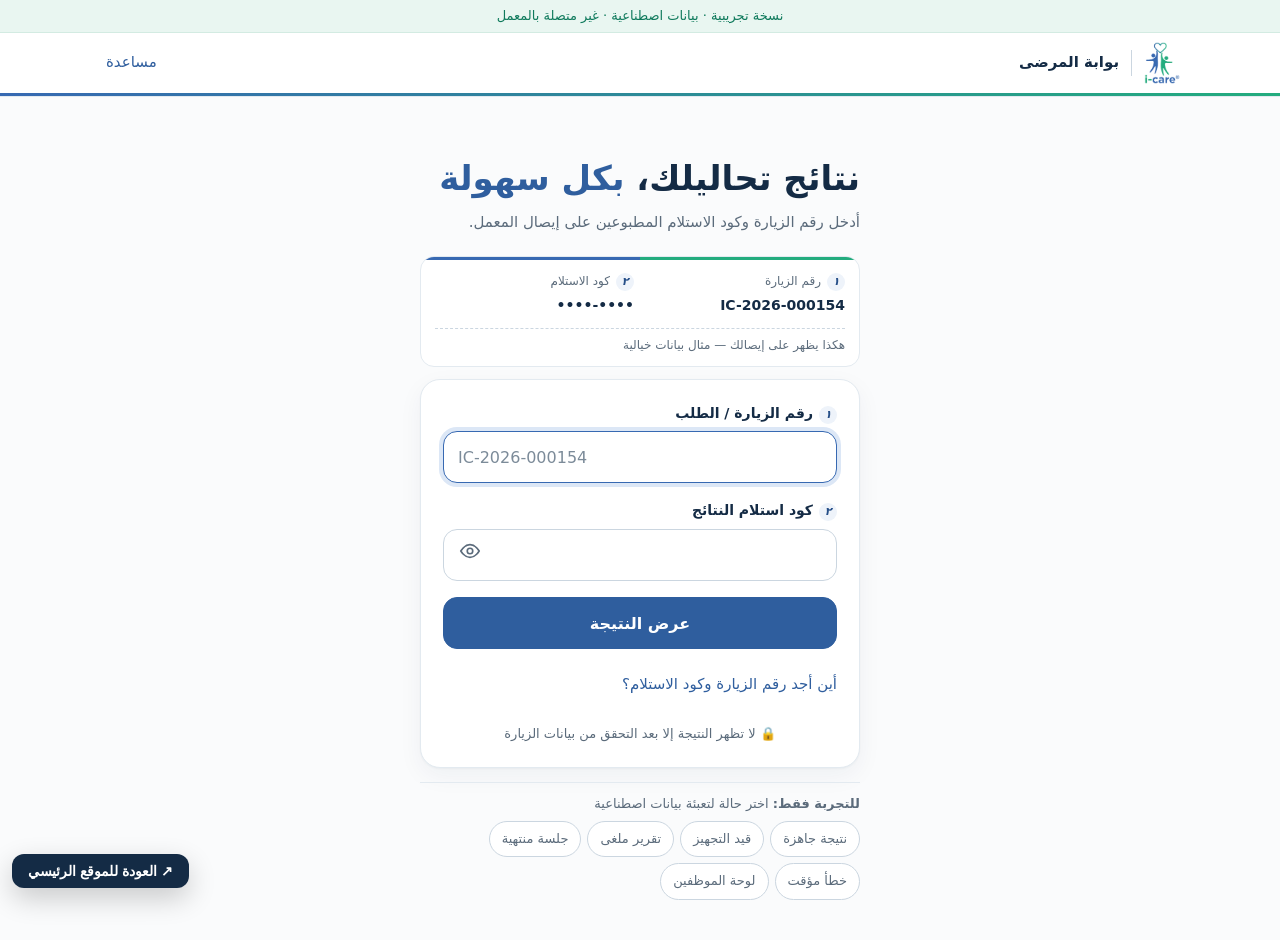
<file: portal.html>
<!doctype html><html lang="ar" dir="rtl"><head><meta charset="utf-8"><meta name="viewport" content="width=device-width,initial-scale=1,viewport-fit=cover"><meta name="theme-color" content="#ffffff"><meta name="robots" content="noindex"><title>i-CARE | بوابة المرضى</title><link rel="icon" href="[data-uri]">
<style>
:root{--navy:#142B45;--blue:#3769B2;--blue-600:#2F5E9E;--blue-700:#264F88;--blue-50:#EEF3FA;--green:#23AC7E;--green-700:#0F7A5C;--green-50:#E9F6F1;--amber-700:#8A5A00;--amber-50:#FFF6E0;--red-700:#B3333F;--red-50:#FDECEE;
--bg:#FAFBFC;--surface:#fff;--text:#142B45;--text-2:#5B6B7B;--border:#E3EAF0;--border-2:#CBD6E0;--disabled:#EDF1F5;--ring:0 0 0 3px #fff,0 0 0 5px var(--blue);
--r-s:10px;--r-m:14px;--r-l:20px;--sh:0 1px 2px rgba(20,43,69,.04),0 8px 24px rgba(20,43,69,.05);--f:"IBM Plex Sans Arabic","Noto Sans Arabic","Segoe UI",Tahoma,system-ui,sans-serif}
*{box-sizing:border-box}html{-webkit-text-size-adjust:100%}body{margin:0;font:400 16px/1.7 var(--f);color:var(--text);background:var(--bg);min-width:320px;padding-bottom:env(safe-area-inset-bottom)}
button,input,select{font:inherit;color:inherit}button{cursor:pointer}[hidden]{display:none!important}
.sr{position:absolute;width:1px;height:1px;overflow:hidden;clip:rect(0 0 0 0)}.ltr{direction:ltr;unicode-bidi:isolate;display:inline-block}
:focus-visible{outline:0;box-shadow:var(--ring)}.field:focus-within{border-color:var(--blue);box-shadow:0 0 0 4px #DCE7F6}.field input:focus-visible{box-shadow:none}
.skip{position:absolute;inset-inline-start:8px;top:-60px;background:var(--navy);color:#fff;padding:10px 14px;border-radius:var(--r-s);z-index:99}.skip:focus{top:8px}
.demo{background:var(--green-50);color:var(--green-700);font-size:13px;text-align:center;padding:5px 12px;border-bottom:1px solid #D3EBE2}
header.top{background:#fff;border-bottom:1px solid var(--border);position:sticky;top:0;z-index:10;padding-top:env(safe-area-inset-top)}
.bar{max-width:1120px;margin:auto;height:60px;padding:0 20px;display:flex;align-items:center;gap:14px}
.brand{display:flex;align-items:center;gap:12px;background:none;border:0;padding:0;border-radius:8px}.brand img{height:42px;width:auto;display:block}
.brand i{width:1px;height:26px;background:var(--border-2)}.brand span{font-size:15px;font-weight:600;color:var(--text)}
.sp{flex:1}.link{background:none;border:0;color:var(--blue-600);font-weight:500;font-size:15px;padding:10px 6px;border-radius:8px;min-height:44px}.link:hover{text-decoration:underline}
main{max-width:1120px;margin:auto;padding:0 20px}
/* patient */
.access{max-width:440px;margin:0 auto;padding:28px 0 40px}.access h1{font-size:27px;line-height:1.5;margin:0 0 6px;font-weight:600}.access p.lead{margin:0 0 20px;color:var(--text-2);font-size:15px}
.card{background:var(--surface);border:1px solid var(--border);border-radius:var(--r-l);box-shadow:var(--sh);padding:22px}
.lbl{display:block;font-size:14px;font-weight:600;margin:0 0 6px}.field{display:flex;align-items:center;border:1px solid var(--border-2);border-radius:var(--r-m);background:#fff;min-height:52px;transition:border-color .15s,box-shadow .15s}
.field input{flex:1;min-width:0;border:0;background:none;outline:0;padding:0 14px;height:50px;font-size:16px;direction:ltr;text-align:left}.field input::placeholder{color:#7C8B99}
.field.err{border-color:var(--red-700)}.field button{border:0;background:none;width:48px;height:48px;color:var(--text-2);border-radius:12px;margin-inline-end:2px}
.hint{font-size:13px;color:var(--text-2);margin:6px 0 0}.msg{font-size:14px;color:var(--red-700);margin:6px 0 0;display:flex;gap:6px}.grp{margin-bottom:16px}
.btn{display:inline-flex;align-items:center;justify-content:center;gap:8px;min-height:52px;padding:0 22px;border-radius:var(--r-m);border:1px solid var(--border-2);background:#fff;font-weight:600;font-size:16px;text-decoration:none;color:var(--navy);transition:background .15s,transform .1s}
.btn:active{transform:scale(.985)}.btn.p{background:var(--blue-600);border-color:var(--blue-600);color:#fff}.btn.p:hover{background:var(--blue-700)}.btn.w{width:100%}.btn.s{min-height:44px;font-size:14px;padding:0 14px}
.btn[disabled]{background:var(--disabled);border-color:var(--disabled);color:#6E7C8A;cursor:not-allowed}.btn.load:before{content:"";width:16px;height:16px;border:2px solid #fff6;border-top-color:#fff;border-radius:50%;animation:sp .7s linear infinite}
@keyframes sp{to{transform:rotate(360deg)}}
details.help{margin-top:14px;font-size:15px}details.help summary{cursor:pointer;color:var(--blue-600);font-weight:500;min-height:44px;display:flex;align-items:center;border-radius:8px;list-style:none}details.help summary::-webkit-details-marker{display:none}
.recpt{border:1px dashed var(--border-2);border-radius:var(--r-m);padding:14px;background:var(--bg);font-size:14px;margin-top:6px}.recpt div{display:flex;justify-content:space-between;gap:10px;padding:4px 0}.recpt small{color:var(--text-2)}
.note{display:flex;gap:8px;align-items:center;justify-content:center;font-size:13px;color:var(--text-2);margin:16px 0 0}
.foot{border-top:1px solid var(--border);padding:18px 20px;text-align:center;font-size:13px;color:var(--text-2)}.foot button{font-size:13px;min-height:44px}
.demobox{margin-top:14px;font-size:13px;color:var(--text-2);border-top:1px solid var(--border);padding-top:10px}.chips{display:flex;flex-wrap:wrap;gap:6px;margin-top:6px}.chip{border:1px solid var(--border-2);background:#fff;border-radius:99px;padding:6px 12px;font-size:13px;min-height:36px}
/* results */
.res{max-width:560px;margin:0 auto;padding:22px 0 40px}.stat{display:flex;gap:14px;align-items:flex-start;border-radius:var(--r-l);padding:18px;border:1px solid}
.stat h1{font-size:22px;margin:0;line-height:1.5;font-weight:600}.stat p{margin:2px 0 0;font-size:15px}.stat .ic{flex:none;width:40px;height:40px;border-radius:50%;display:grid;place-items:center;background:#fff;font-size:20px;font-weight:700}
.ok{background:var(--green-50);border-color:#CFEADF;color:#0B5E47}.wait{background:var(--blue-50);border-color:#D4E1F3;color:#1F4A80}.bad{background:var(--red-50);border-color:#F4CFD3;color:#8E2631}.warn{background:var(--amber-50);border-color:#F1DFB0;color:var(--amber-700)}
dl{margin:0;display:grid;grid-template-columns:1fr 1fr;gap:14px 16px}dt{font-size:13px;color:var(--text-2)}dd{margin:0;font-weight:600;font-size:15px}.res .card{margin-top:14px}
.acts{display:grid;gap:10px;margin-top:16px}.acts.two{grid-template-columns:1fr 1fr}
.badge{display:inline-flex;align-items:center;gap:6px;font-size:13px;font-weight:600;border-radius:99px;padding:3px 10px;white-space:nowrap}.badge:before{content:"";width:7px;height:7px;border-radius:50%;background:currentColor}
.b-up{background:#EEF1F5;color:#47566A}.b-pen{background:var(--amber-50);color:var(--amber-700)}.b-app{background:var(--blue-50);color:#1F4A80}.b-pub{background:var(--green-50);color:var(--green-700)}.b-fail{background:var(--red-50);color:var(--red-700)}.b-rev{background:#F1EAF7;color:#5B3B7E}
/* dialog */
dialog{border:0;border-radius:var(--r-l);padding:0;max-width:min(560px,calc(100% - 24px));width:100%;box-shadow:0 20px 60px rgba(20,43,69,.25);color:var(--text)}dialog::backdrop{background:rgba(20,43,69,.45)}
dialog.full{max-width:min(760px,calc(100% - 16px))}.dh{display:flex;align-items:center;justify-content:space-between;padding:14px 18px;border-bottom:1px solid var(--border)}.dh h2{margin:0;font-size:18px}.db{padding:18px;max-height:70vh;overflow:auto}
.pdfw{background:#E9EEF3;border-radius:var(--r-m);padding:16px;overflow:auto;max-height:60vh}.pg{background:#fff;width:100%;max-width:520px;margin:auto;aspect-ratio:1/1.35;box-shadow:var(--sh);padding:7% 8%;transform-origin:top center;font-size:12px;position:relative;overflow:hidden}
.pg h3{margin:0 0 4px;font-size:15px}.ln{height:7px;background:#E1E8EF;border-radius:4px;margin:10px 0}.wm{position:absolute;inset:0;display:grid;place-items:center;font-size:34px;font-weight:700;color:#14355B14;transform:rotate(-24deg);pointer-events:none;text-align:center}
.tools{display:flex;gap:8px;align-items:center;margin-bottom:10px}.tools span{font-size:14px;min-width:48px;text-align:center}
.toast{position:fixed;inset-inline:16px;bottom:calc(16px + env(safe-area-inset-bottom));max-width:420px;margin:auto;background:var(--navy);color:#fff;border-radius:var(--r-m);padding:12px 16px;font-size:14px;z-index:50}
/* admin */
.adm{display:grid;grid-template-columns:230px minmax(0,1fr);gap:24px;padding:20px 0 90px}nav.side{display:flex;flex-direction:column;gap:2px;position:sticky;top:80px;align-self:start}
nav.side button{display:flex;align-items:center;gap:10px;text-align:start;background:none;border:0;border-radius:var(--r-s);padding:0 12px;min-height:44px;font-size:15px;color:var(--text-2)}nav.side button[aria-current=page]{background:var(--blue-50);color:var(--blue-700);font-weight:600}nav.side button:hover{background:#F1F5F9}
nav.bot{display:none}.kpis{display:grid;grid-template-columns:repeat(4,1fr);gap:12px}.kpi{padding:16px}.kpi b{display:block;font-size:28px;line-height:1.2}.kpi span{font-size:13px;color:var(--text-2)}
h2.t{font-size:20px;margin:0 0 14px}.row{display:flex;gap:10px;flex-wrap:wrap;align-items:center}.sel{border:1px solid var(--border-2);border-radius:var(--r-m);min-height:48px;padding:0 12px;background:#fff;width:100%;font-size:16px}
table{width:100%;border-collapse:collapse;font-size:14px}th{font-size:13px;color:var(--text-2);font-weight:500;text-align:start;padding:10px 12px;border-bottom:1px solid var(--border)}td{padding:12px;border-bottom:1px solid var(--border);vertical-align:middle}tr:last-child td{border:0}
.steps{display:flex;gap:6px;list-style:none;padding:0;margin:0 0 18px;counter-reset:s}.steps li{flex:1;font-size:13px;color:var(--text-2);border-top:3px solid var(--border);padding-top:6px}.steps li.on{border-color:var(--blue);color:var(--text);font-weight:600}.steps li.done{border-color:var(--green)}
.drop{border:1.5px dashed var(--border-2);border-radius:var(--r-m);padding:22px;text-align:center;background:var(--bg)}.chk{display:flex;gap:8px;font-size:14px;padding:3px 0}.chk.y{color:var(--green-700)}.chk.n{color:var(--red-700)}
@media(max-width:820px){.adm{grid-template-columns:1fr;padding-bottom:96px}nav.side{display:none}nav.bot{display:grid;grid-template-columns:repeat(5,1fr);position:fixed;inset-inline:0;bottom:0;background:#fff;border-top:1px solid var(--border);padding:4px 4px calc(4px + env(safe-area-inset-bottom));z-index:12}
nav.bot button{background:none;border:0;min-height:52px;font-size:12px;color:var(--text-2);border-radius:10px}nav.bot button[aria-current=page]{color:var(--blue-700);font-weight:700;background:var(--blue-50)}.kpis{grid-template-columns:1fr 1fr}
table,tbody,tr,td{display:block}thead{display:none}tr{border:1px solid var(--border);border-radius:var(--r-m);padding:10px 12px;margin-bottom:10px;background:#fff}td{border:0;padding:4px 0;display:flex;justify-content:space-between;gap:10px}td:before{content:attr(data-l);color:var(--text-2);font-size:13px}}
.top:after{content:"";display:block;height:3px;background:linear-gradient(90deg,var(--blue),var(--green))}
.access h1 em{font-style:normal;color:var(--blue-600)}
.tk{display:grid;grid-template-columns:1fr 1fr;gap:6px 12px;background:#fff;border:1px solid var(--border);border-radius:var(--r-m);padding:14px 14px 10px;margin-bottom:12px;position:relative;overflow:hidden}
.tk:before{content:"";position:absolute;inset:0 0 auto;height:3px;background:linear-gradient(90deg,var(--blue) 50%,var(--green) 50%)}
.tk small{display:block;color:var(--text-2);font-size:12px}.tk b{font-size:14px}.tk em{grid-column:1/-1;font-style:normal;font-size:12px;color:var(--text-2);border-top:1.5px dashed var(--border-2);padding-top:6px;margin-top:4px}
.n{display:inline-grid;place-items:center;width:18px;height:18px;border-radius:50%;background:var(--blue-50);color:var(--blue-700);font-size:11px;font-weight:700;margin-inline-end:6px}
.tl{display:flex;list-style:none;margin:16px 0 0;padding:0;gap:4px}.tl li{flex:1;font-size:12px;color:var(--text-2);text-align:center;position:relative;padding-top:20px}
.tl li:before{content:"";position:absolute;top:0;inset-inline:0;margin:auto;width:14px;height:14px;border-radius:50%;background:var(--border-2)}.tl li:after{content:"";position:absolute;top:6px;inset-inline-start:50%;width:100%;height:2px;background:var(--border-2);z-index:-1}.tl li:last-child:after{display:none}
.tl li.d{color:var(--green-700)}.tl li.d:before{background:var(--green)}.tl li.d:after{background:var(--green)}.tl li.c{color:var(--blue-700);font-weight:700}.tl li.c:before{background:var(--blue);box-shadow:0 0 0 4px #DCE7F6}
.doc{display:flex;gap:14px;align-items:center}.seal{flex:none;width:52px;height:64px;border-radius:8px;border:1px solid var(--border-2);background:linear-gradient(#fff,#F4F7FA);display:grid;place-items:center;position:relative}.seal:after{content:"✓";position:absolute;bottom:-8px;inset-inline-end:-8px;width:24px;height:24px;border-radius:50%;background:var(--green-700);color:#fff;display:grid;place-items:center;font-size:14px;font-weight:700}.seal b{font-size:11px;color:var(--blue-700)}
.doc h2{font-size:17px;margin:0}.doc p{margin:0;font-size:13px;color:var(--text-2)}
.kpi{border-top:3px solid var(--blue)}.kpi:nth-child(1){border-top-color:var(--green)}.kpi:nth-child(3){border-top-color:var(--red-700)}.kpi:nth-child(4){border-top-color:#C98A00}
@media(max-height:700px){.tk em,.access p.lead{display:none}.access{padding-top:14px}}
@media(min-width:900px){.access{padding-top:56px}.access h1{font-size:34px}}
@media(max-width:360px){.access h1{font-size:25px}.acts.two{grid-template-columns:1fr}.brand span{font-size:14px}}
@media(prefers-reduced-motion:reduce){*{transition:none!important;animation-duration:.01s!important}}
</style><style>.backsite{position:fixed;bottom:12px;left:12px;z-index:60;background:#142b45;color:#fff;border-radius:12px;padding:9px 16px;text-decoration:none;font:600 14px Tahoma,sans-serif;box-shadow:0 10px 28px #0003}</style></head><body>
<a class="skip" href="#main">انتقل إلى المحتوى</a>
<div class="demo" role="note">نسخة تجريبية · بيانات اصطناعية · غير متصلة بالمعمل</div>
<header class="top"><div class="bar"><button class="brand" id="home" aria-label="i-CARE بوابة المرضى — الرئيسية"><img src="[data-uri]" alt="i-care" width="36" height="42"><i aria-hidden="true"></i><span>بوابة المرضى</span></button><span class="sp"></span><button class="link" id="hb">مساعدة</button><button class="link" id="lo" hidden>خروج</button></div></header>
<main id="main" tabindex="-1"></main>
<dialog id="dlg" aria-labelledby="dt"></dialog><div class="toast" id="toast" role="status" hidden></div>
<script>
const $=(s,r=document)=>r.querySelector(s),main=$('#main'),dlg=$('#dlg');
const DEMO={'IC-DEMO-1001':{c:'DEMO-A-2026!',s:'ready',n:'مريض تجريبي (أ)',d:'2026-10-27',b:'فرع تجريبي — المقر الرئيسي'},'IC-DEMO-2002':{c:'DEMO-B-2026!',s:'pending',n:'مريض تجريبي (ب)',d:'2026-10-29',b:'فرع تجريبي — المقر الرئيسي'},'IC-DEMO-3003':{c:'DEMO-C-2026!',s:'revoked',n:'مريض تجريبي (ج)',d:'2026-10-20',b:'فرع تجريبي — المقر الرئيسي'}};
let sess=null,tries=0,tab='home',step=1,up={visit:'',file:null};
const toast=m=>{const t=$('#toast');t.textContent=m;t.hidden=false;clearTimeout(toast.t);toast.t=setTimeout(()=>t.hidden=true,3500)};
const norm=s=>s.replace(/[\u0660-\u0669]/g,d=>d.charCodeAt(0)-1632).replace(/\s+/g,'').toUpperCase();
function setHeader(){$('#lo').hidden=!sess;$('#hb').hidden=!!sess&&0}
/* ---------- patient login ---------- */
function login(){setHeader();document.title='i-CARE | بوابة المرضى';main.innerHTML=`<section class="access"><h1>نتائج تحاليلك، <em>بكل سهولة</em></h1><p class="lead">أدخل رقم الزيارة وكود الاستلام المطبوعين على إيصال المعمل.</p>
<div class="tk" aria-hidden="true"><div><small><i class="n">١</i>رقم الزيارة</small><b class="ltr">IC-2026-000154</b></div><div><small><i class="n">٢</i>كود الاستلام</small><b class="ltr">••••-••••</b></div><em>هكذا يظهر على إيصالك — مثال بيانات خيالية</em></div><form class="card" id="f" novalidate><div class="grp"><label class="lbl" for="v"><i class="n" aria-hidden="true">١</i>رقم الزيارة / الطلب</label><div class="field" id="fv"><input id="v" inputmode="text" autocapitalize="characters" autocomplete="off" spellcheck="false" enterkeyhint="next" placeholder="IC-2026-000154" aria-describedby="ev"></div><p class="msg" id="ev" hidden></p></div>
<div class="grp"><label class="lbl" for="c"><i class="n" aria-hidden="true">٢</i>كود استلام النتائج</label><div class="field" id="fc"><input id="c" type="password" autocomplete="off" spellcheck="false" enterkeyhint="go" aria-describedby="ec"><button type="button" id="eye" aria-pressed="false" aria-label="إظهار الكود"><svg width="22" height="22" viewBox="0 0 24 24" fill="none" stroke="currentColor" stroke-width="1.8" aria-hidden="true"><path d="M2 12s4-7 10-7 10 7 10 7-4 7-10 7S2 12 2 12z"/><circle cx="12" cy="12" r="3"/></svg></button></div><p class="msg" id="ec" hidden></p></div>
<p class="msg" id="eg" role="alert" hidden></p><button class="btn p w" id="go" type="submit">عرض النتيجة</button>
<details class="help"><summary>أين أجد رقم الزيارة وكود الاستلام؟</summary><div class="recpt" aria-label="مثال توضيحي بيانات خيالية"><small>مثال توضيحي — بيانات خيالية</small><div><span>رقم الزيارة</span><b class="ltr">IC-2026-000154</b></div><div><span>كود الاستلام</span><b class="ltr">XXXX-XXXX</b></div><small>تجده أسفل الإيصال. إن فقدته، تواصل مع الفرع.</small></div></details>
<p class="note">🔒 لا تظهر النتيجة إلا بعد التحقق من بيانات الزيارة</p></form>
<div class="demobox"><b>للتجربة فقط:</b> اختر حالة لتعبئة بيانات اصطناعية<div class="chips"><button class="chip" data-d="IC-DEMO-1001">نتيجة جاهزة</button><button class="chip" data-d="IC-DEMO-2002">قيد التجهيز</button><button class="chip" data-d="IC-DEMO-3003">تقرير ملغى</button><button class="chip" data-x="expired">جلسة منتهية</button><button class="chip" data-x="error">خطأ مؤقت</button><button class="chip" id="adm">لوحة الموظفين</button></div></div></section>`;
const v=$('#v'),c=$('#c');
const err=(id,box,t)=>{const e=$('#'+id);e.hidden=!t;e.textContent=t||'';$('#'+box).classList.toggle('err',!!t)};
v.addEventListener('paste',e=>{e.preventDefault();v.value=norm((e.clipboardData.getData('text')||''));});
v.addEventListener('keydown',e=>{if(e.key==='Enter'){e.preventDefault();c.focus()}});
$('#eye').onclick=e=>{const s=c.type==='password';c.type=s?'text':'password';e.currentTarget.setAttribute('aria-pressed',s);e.currentTarget.setAttribute('aria-label',s?'إخفاء الكود':'إظهار الكود')};
document.querySelectorAll('[data-d]').forEach(b=>b.onclick=()=>{v.value=b.dataset.d;c.value=DEMO[b.dataset.d].c;c.focus()});
document.querySelectorAll('[data-x]').forEach(b=>b.onclick=()=>result(b.dataset.x));
$('#adm').onclick=()=>{tab='home';admin()};
$('#f').onsubmit=async e=>{e.preventDefault();const id=norm(v.value),code=c.value.trim();let bad=0;
 err('ev','fv',!id?'أدخل رقم الزيارة.':!/^IC-[A-Z0-9-]{4,}$/.test(id)?'الصيغة غير صحيحة. مثال: IC-2026-000154':'');err('ec','fc',!code?'أدخل كود الاستلام.':'');
 if(!id||!code||!/^IC-[A-Z0-9-]{4,}$/.test(id)){(!id||!/^IC-/.test(id)?v:c).focus();return}
 const g=$('#go'),eg=$('#eg');eg.hidden=true;if(g.disabled)return;g.disabled=true;g.classList.add('load');g.setAttribute('aria-busy','true');g.textContent='جارٍ التحقق…';
 await new Promise(r=>setTimeout(r,800));const d=DEMO[id];g.disabled=false;g.classList.remove('load');g.removeAttribute('aria-busy');g.textContent='عرض النتيجة';
 if(tries>=5){eg.hidden=false;eg.textContent='تعذّر الدخول مؤقتًا. حاول لاحقًا أو تواصل مع الفرع.';return}
 if(d&&d.c===code){tries=0;sess={id,...d};result(d.s)}else{tries++;eg.hidden=false;eg.textContent='تعذّر التحقق من البيانات. راجع الإيصال وحاول مرة أخرى.';eg.focus&&0}};
v.focus({preventScroll:true})}
/* ---------- results ---------- */
function result(st){setHeader();const s=sess||{id:'IC-DEMO-1001',n:'مريض تجريبي (أ)',d:'2026-10-27',b:'فرع تجريبي — المقر الرئيسي'};if(st!=='expired'&&st!=='error')sess=sess||s;setHeader();
const M={ready:['ok','✓','نتيجتك جاهزة','تقريرك معتمد ويمكنك تحميله الآن.'],pending:['wait','…','نتيجتك قيد التجهيز','لم يكتمل اعتماد التقرير بعد. سنعرضه هنا فور اعتماده.'],revoked:['warn','!','التقرير غير متاح حاليًا','تم إيقاف عرض هذا التقرير. تواصل مع الفرع للاستفسار.'],expired:['warn','⏱','انتهت جلسة الدخول','لحمايتك، أنهينا الجلسة تلقائيًا. أدخل بياناتك مرة أخرى.'],error:['bad','!','تعذّر الاتصال بالخدمة','حدث خطأ مؤقت. لا تقلق، بياناتك لم تتأثر. حاول بعد قليل.']}[st];
document.title='i-CARE | '+M[2];
let h=`<section class="res"><div class="stat ${M[0]}" role="status"><div class="ic" aria-hidden="true">${M[1]}</div><div><h1 tabindex="-1" id="h1">${M[2]}</h1><p>${M[3]}</p></div></div>`;
if(st==='ready'||st==='pending'){const k=st==='ready'?4:2;h+=`<ol class="tl card" aria-label="مراحل التقرير" style="display:flex;padding:16px 12px 12px">${['تسجيل الزيارة','بانتظار الاعتماد','اعتُمد التقرير','متاح للتحميل'].map((x,i)=>`<li class="${st==='ready'||i<1?'d':i===1?'c':''}" ${i===(st==='ready'?3:1)?'aria-current="step"':''}>${x}</li>`).join('')}</ol>`}
if(st==='ready')h+=`<div class="card doc"><div class="seal" aria-hidden="true"><b>PDF</b></div><div><h2>تقرير النتائج المعتمد</h2><p>نسخة أصلية غير معدّلة · إصدار 2 · عرض تجريبي</p></div></div>`;
if(['ready','pending','revoked'].includes(st))h+=`<div class="card"><dl><div><dt>اسم المريض</dt><dd>${s.n}</dd></div><div><dt>رقم الزيارة</dt><dd class="ltr">${s.id}</dd></div><div><dt>تاريخ الزيارة</dt><dd class="ltr">${s.d}</dd></div><div><dt>الفرع</dt><dd>${s.b}</dd></div></dl></div>`;
h+=`<div class="acts ${st==='ready'?'two':''}">`;
if(st==='ready')h+=`<button class="btn p" id="dl" style="grid-column:1/-1">تحميل التقرير PDF</button><button class="btn" id="pv">معاينة التقرير</button><button class="btn" id="out">إنهاء الجلسة</button>`;
else if(st==='pending')h+=`<button class="btn p" id="rf">تحديث الحالة</button><button class="btn" id="out">إنهاء الجلسة</button>`;
else if(st==='error')h+=`<button class="btn p" id="rt">إعادة المحاولة</button>`;
else if(st==='expired')h+=`<button class="btn p" id="out">تسجيل الدخول مرة أخرى</button>`;
else h+=`<button class="btn" id="hp">كيف أتواصل مع الفرع؟</button><button class="btn" id="out">إنهاء الجلسة</button>`;
h+=`</div>`;if(st==='ready')h+=`<p class="note">هذه نسخة PDF تجريبية خالية من أي نتائج طبية.</p>`;main.innerHTML=h+'</section>';if(st==='expired')sess=null,setHeader();
$('#h1').focus({preventScroll:true});
const on=(i,f)=>{const e=$('#'+i);if(e)e.onclick=f};on('out',()=>{sess=null;login()});on('rt',()=>result('ready'));on('rf',()=>{toast('لا تزال النتيجة قيد التجهيز.')});on('hp',help);on('pv',preview);
on('dl',async()=>{const b=$('#dl');b.disabled=true;b.textContent='جارٍ التحميل…';await new Promise(r=>setTimeout(r,600));
 const pdf='%PDF-1.4\n1 0 obj<</Type/Catalog/Pages 2 0 R>>endobj\n2 0 obj<</Type/Pages/Kids[3 0 R]/Count 1>>endobj\n3 0 obj<</Type/Page/Parent 2 0 R/MediaBox[0 0 300 120]/Contents 4 0 R/Resources<</Font<</F1 5 0 R>>>>>>endobj\n4 0 obj<</Length 52>>stream\nBT /F1 14 Tf 20 60 Td (SYNTHETIC DEMO REPORT) Tj ET\nendstream endobj\n5 0 obj<</Type/Font/Subtype/Type1/BaseFont/Helvetica>>endobj\ntrailer<</Root 1 0 R/Size 6>>\n%%EOF';
 const a=document.createElement('a');a.href=URL.createObjectURL(new Blob([pdf],{type:'application/pdf'}));a.download='iCARE-demo-report.pdf';a.click();b.disabled=false;b.textContent='تحميل التقرير PDF';toast('تم تنزيل ملف تجريبي.')})}
/* ---------- dialogs ---------- */
function open(html,full){dlg.className=full?'full':'';dlg.innerHTML=html;dlg.showModal();dlg.querySelectorAll('[data-close]').forEach(b=>b.onclick=()=>dlg.close())}
function help(){open(`<div class="dh"><h2 id="dt">مساعدة</h2><button class="btn s" data-close>إغلاق</button></div><div class="db"><p><b>أين أجد بيانات الدخول؟</b><br>رقم الزيارة وكود الاستلام مطبوعان على إيصال المعمل.</p><p><b>فقدت الإيصال؟</b><br>تواصل مع الفرع الذي أجريت فيه التحاليل برقمك الشخصي.</p><p class="hint">لا تشارك الكود مع أحد. لا يطلب المعمل الكود عبر الرسائل.</p></div>`)}
let z=1;function preview(){z=1;open(`<div class="dh"><h2 id="dt">معاينة التقرير</h2><button class="btn s" data-close>إغلاق</button></div><div class="db"><div class="tools" role="group" aria-label="أدوات العرض"><button class="btn s" id="zo" aria-label="تصغير">−</button><span id="zv" aria-live="polite">100%</span><button class="btn s" id="zi" aria-label="تكبير">+</button></div><div class="pdfw" tabindex="0" aria-label="معاينة التقرير التجريبي"><div class="pg" id="pg"><h3>تقرير تجريبي</h3><small>بيانات اصطناعية — ليس تقريرًا طبيًا</small><div class="ln" style="width:80%"></div><div class="ln"></div><div class="ln" style="width:65%"></div><div class="ln" style="width:90%"></div><div class="wm">SYNTHETIC<br>DEMO</div></div></div></div>`,1);
const u=d=>{z=Math.min(2,Math.max(.6,z+d));$('#pg').style.transform=`scale(${z})`;$('#pg').style.marginBottom=(z-1)*60+'%';$('#zv').textContent=Math.round(z*100)+'%'};$('#zi').onclick=()=>u(.2);$('#zo').onclick=()=>u(-.2)}
/* ---------- admin ---------- */
const ST={up:['b-up','مرفوع'],pen:['b-pen','بانتظار المراجعة'],app:['b-app','معتمد'],pub:['b-pub','منشور'],fail:['b-fail','فشل'],rev:['b-rev','ملغى']};
const bg=k=>`<span class="badge ${ST[k][0]}">${ST[k][1]}</span>`;
const V=[['IC-DEMO-1001','pub','v2','قبل ساعة'],['IC-DEMO-2002','pen','v1','قبل 20 د'],['IC-DEMO-4004','app','v1','قبل 5 د'],['IC-DEMO-5005','fail','—','قبل 12 د'],['IC-DEMO-3003','rev','v1','أمس'],['IC-DEMO-6006','up','v1','الآن']];
const tbl=r=>`<table><thead><tr><th>الزيارة</th><th>الحالة</th><th>الإصدار</th><th>آخر تحديث</th></tr></thead><tbody>${r.map(x=>`<tr><td data-l="الزيارة"><b class="ltr">${x[0]}</b></td><td data-l="الحالة">${bg(x[1])}</td><td data-l="الإصدار">${x[2]}</td><td data-l="آخر تحديث">${x[3]}</td></tr>`).join('')}</tbody></table>`;
const TABS=[['home','الرئيسية'],['rep','التقارير'],['up','الرفع اليدوي'],['sync','المزامنة'],['rev','مراجعة التقارير'],['log','سجل العمليات'],['usr','المستخدمون والصلاحيات'],['set','الإعدادات']];
ST.rej=['b-fail','مرفوض'];let cor={visit:'',step:1,file:null,reason:'',ref:'',ok:false};
const LG=[['10:42','مراجع (تجريبي)','اعتماد','IC-DEMO-4004'],['10:15','موظف رفع (تجريبي)','رفع يدوي','IC-DEMO-6006'],['09:58','النظام','فشل مزامنة','IC-DEMO-5005'],['أمس','مسؤول (تجريبي)','إلغاء نشر','IC-DEMO-3003']];
const addLog=(a,v)=>LG.unshift(['الآن','مستخدم تجريبي',a,v]);
const T=(h,r)=>`<table><thead><tr>${h.map(x=>`<th>${x}</th>`).join('')}</tr></thead><tbody>${r.map(c=>`<tr>${c.map((x,i)=>`<td data-l="${h[i]}">${x}</td>`).join('')}</tr>`).join('')}</tbody></table>`;
const RS=['خطأ في بيانات التقرير','إعادة اعتماد طبي','تحديث تنسيق الملف'];
function admin(){setHeader();$('#lo').hidden=false;$('#lo').onclick=()=>{sess=null;login()};document.title='i-CARE Portal Admin';
const nav=cl=>`<nav class="${cl}" aria-label="التنقل الإداري">${TABS.slice(0,cl==='bot'?4:99).map(t=>`<button data-t="${t[0]}" ${t[0]===tab||(tab==='corr'&&t[0]==='rep')?'aria-current="page"':''}>${t[1]}</button>`).join('')}${cl==='bot'?'<button id="more" aria-haspopup="dialog">المزيد</button>':''}</nav>`;
let b='';
if(tab==='home')b=`<h2 class="t">لوحة المتابعة</h2><div class="kpis"><div class="card kpi"><b>128</b><span>منشورة</span></div><div class="card kpi"><b>7</b><span>قيد المراجعة</span></div><div class="card kpi"><b style="color:var(--red-700)">2</b><span>فشل مزامنة</span></div><div class="card kpi"><b>3</b><span>رفع يدوي معلّق</span></div></div><div class="card" style="margin-top:14px"><label class="lbl" for="q">بحث برقم الزيارة</label><input class="sel" id="q" dir="ltr" placeholder="IC-DEMO-…"></div><div class="card" style="margin-top:14px"><h3 style="margin:0 0 8px;font-size:16px">آخر النشاط</h3><div id="tb">${tbl(V)}</div></div>`;
if(tab==='rep')b=`<h2 class="t">التقارير</h2><div class="card">${T(['الزيارة','الحالة','الإصدار','إجراء'],V.map(x=>[`<b class="ltr">${x[0]}</b>`,bg(x[1]),x[2],x[1]==='pub'?`<button class="btn s" data-cor="${x[0]}">تصحيح</button>`:'—']))}</div><p class="hint">التصحيح متاح للتقارير المنشورة فقط، ويمرّ بمراجعة ثم نشر.</p>`;
if(tab==='sync')b=`<h2 class="t">المزامنة</h2><div class="card"><p style="margin:0"><span class="badge b-pen">غير متصل — المحرك لم يُنفَّذ بعد</span></p><p class="hint">هذه الشاشة نموذج واجهة فقط. لا توجد مزامنة فعلية مع i-CARE NEO.</p></div><div class="card" style="margin-top:14px"><h3 style="margin:0 0 8px;font-size:16px">مهام فاشلة (اصطناعية)</h3>${tbl([['IC-DEMO-5005','fail','محاولة 3/5','تالية: 10 د'],['IC-DEMO-7007','fail','محاولة 5/5','متوقفة']])}<button class="btn s" id="rtry" style="margin-top:8px">إعادة المحاولة</button></div>`;
if(tab==='corr'){const v=V.find(x=>x[0]===cor.visit),S=['الإصدار الحالي','التحقق من البديل','المراجعة','النشر'],nx='v'+((parseInt(v[2].slice(1))||1)+1);
b=`<h2 class="t">تصحيح التقرير <span class="ltr">${v[0]}</span></h2><ol class="steps">${S.map((s,i)=>`<li class="${i+1===cor.step?'on':i+1<cor.step?'done':''}" ${i+1===cor.step?'aria-current="step"':''}>${s}</li>`).join('')}</ol><div class="card">`;
if(cor.step===1)b+=`<dl><div><dt>الإصدار المنشور</dt><dd>${v[2]}</dd></div><div><dt>الحالة</dt><dd>${bg(v[1])}</dd></div><div><dt>بصمة الملف</dt><dd class="ltr">a3f9…c71e (تجريبي)</dd></div><div><dt>آخر تحديث</dt><dd>${v[3]}</dd></div></dl><div class="grp" style="margin-top:16px"><label class="lbl" for="rs">سبب التصحيح</label><select class="sel" id="rs"><option value="">اختر…</option>${RS.map(r=>`<option ${cor.reason===r?'selected':''}>${r}</option>`).join('')}</select></div><div class="acts two"><button class="btn" id="cx">إلغاء</button><button class="btn p" id="c1">التالي</button></div>`;
if(cor.step===2){const f=cor.file,oT=f&&f.type==='application/pdf',oS=f&&f.size<10e6,oR=cor.ref.length>=6;b+=`<div class="drop"><label class="lbl" for="cf">ملف PDF البديل</label><input type="file" id="cf" accept="application/pdf"></div>${f?`<div class="chk ${oT?'y':'n'}">${oT?'✓':'✕'} النوع PDF</div><div class="chk ${oS?'y':'n'}">${oS?'✓':'✕'} الحجم أقل من 10MB</div>`:''}<div class="grp" style="margin-top:14px"><label class="lbl" for="cr">مرجع الاعتماد الطبي</label><div class="field"><input id="cr" value="${cor.ref}" autocomplete="off"></div><p class="hint">نموذج تجريبي: في الإنتاج يُتحقق من الاعتماد من i-CARE NEO وليس نصًا يدويًا.</p></div><div class="acts two"><button class="btn" id="cb">رجوع</button><button class="btn p" id="c2" ${oT&&oS&&oR?'':'disabled'}>التالي</button></div>`}
if(cor.step===3)b+=`${T(['البند','الحالي','الجديد'],[['الإصدار',v[2],nx],['الملف','—',`<span class="ltr">${cor.file.name}</span>`],['السبب','—',cor.reason],['مرجع الاعتماد','—',`<span class="ltr">${cor.ref}</span>`]])}<div class="acts two"><button class="btn" id="cb">رجوع</button><button class="btn p" id="c3">متابعة للنشر</button></div>`;
if(cor.step===4)b+=`<p>سيصبح <b>${nx}</b> هو الإصدار الذي يراه المريض، ويُحفظ <b>${v[2]}</b> في السجل دون عرضه.</p><label class="chk"><input type="checkbox" id="ck"> أفهم أن هذا الإجراء يغيّر ما يراه المريض</label><div class="acts two"><button class="btn" id="cb">رجوع</button><button class="btn p" id="c4" disabled>نشر الإصدار (تجريبي)</button></div>`;
b+='</div>'}
if(tab==='rev'){const Q=V.filter(x=>['pen','up','app'].includes(x[1]));b=`<h2 class="t">مراجعة التقارير</h2>`+(Q.length?Q.map(x=>`<div class="card" style="margin-bottom:10px"><div class="row"><b class="ltr">${x[0]}</b>${bg(x[1])}<span class="hint" style="margin:0">${x[2]} · ${x[3]}</span></div><div class="acts two">${x[1]==='app'?`<button class="btn p" data-pb="${x[0]}" style="grid-column:1/-1">نشر للمريض</button>`:`<button class="btn p" data-ap="${x[0]}">اعتماد</button><button class="btn" data-rj="${x[0]}">رفض</button>`}</div></div>`).join(''):`<div class="card"><p style="margin:0">لا توجد تقارير بانتظار المراجعة.</p></div>`)}
if(tab==='log')b=`<h2 class="t">سجل العمليات</h2><div class="card"><input class="sel" id="lq" placeholder="بحث بالزيارة أو الإجراء" aria-label="بحث في السجل"><div id="lt" style="margin-top:10px">${T(['الوقت','المستخدم','الإجراء','الزيارة'],LG.map(r=>[r[0],r[1],r[2],`<span class="ltr">${r[3]}</span>`]))}</div></div><p class="hint">سجل تجريبي في الذاكرة. الإنتاج يتطلب سجلًا مقاوِمًا للعبث.</p>`;
if(tab==='usr')b=`<h2 class="t">المستخدمون والصلاحيات</h2><div class="card">${T(['الدور','رفع','مراجعة','نشر','إلغاء','إدارة'],[['موظف رفع','✓','—','—','—','—'],['مراجع','—','✓','—','—','—'],['مسؤول معمل','✓','✓','✓','✓','—'],['مسؤول النظام','—','—','—','—','✓']])}</div><p class="hint">فصل المهام: من يرفع لا يعتمد. عرض فقط في النموذج التجريبي.</p>`;
if(tab==='set')b=`<h2 class="t">الإعدادات</h2><div class="card">${T(['الإعداد','القيمة'],[['مهلة الجلسة','10 دقائق'],['حد محاولات الدخول','5 ثم قفل مؤقت'],['أقصى حجم PDF','10MB'],['عرض الإصدارات القديمة للمريض','لا'],['مشاركة عامة للتقارير','معطّلة دائمًا']])}</div><p class="hint">للقراءة فقط في النموذج التجريبي.</p>`;
if(tab==='up'){const S=['اختيار الزيارة','التحقق من الملف','المراجعة','النشر'];
b=`<h2 class="t">رفع يدوي</h2><ol class="steps">${S.map((s,i)=>`<li class="${i+1===step?'on':i+1<step?'done':''}" ${i+1===step?'aria-current="step"':''}>${s}</li>`).join('')}</ol><div class="card">`;
if(step===1)b+=`<label class="lbl" for="sv">الزيارة</label><select class="sel" id="sv"><option value="">اختر…</option>${V.filter(x=>x[1]!=='rev').map(x=>`<option ${up.visit===x[0]?'selected':''}>${x[0]}</option>`).join('')}</select><div class="acts"><button class="btn p" id="n1">التالي</button></div>`;
if(step===2){const f=up.file,okT=f&&f.type==='application/pdf',okS=f&&f.size<10e6;b+=`<div class="drop"><label class="lbl" for="pf">ملف PDF المعتمد من i-CARE</label><input type="file" id="pf" accept="application/pdf"></div>${f?`<div class="chk ${okT?'y':'n'}">${okT?'✓':'✕'} النوع PDF</div><div class="chk ${okS?'y':'n'}">${okS?'✓':'✕'} الحجم أقل من 10MB</div>`:''}<div class="acts two"><button class="btn" id="b">رجوع</button><button class="btn p" id="n2" ${okT&&okS?'':'disabled'}>التالي</button></div>`}
if(step===3){const v=V.find(x=>x[0]===up.visit),ap=v&&['app','pub'].includes(v[1]);b+=`<dl><div><dt>الزيارة</dt><dd class="ltr">${up.visit}</dd></div><div><dt>الملف</dt><dd class="ltr">${up.file.name}</dd></div><div><dt>حالة الاعتماد</dt><dd>${bg(v[1])}</dd></div></dl>${ap?'':`<p class="msg" role="alert">لا يمكن النشر قبل اعتماد التقرير. سيُرسل للمراجعة فقط.</p>`}<div class="acts two"><button class="btn" id="b">رجوع</button><button class="btn p" id="n3">${ap?'متابعة للنشر':'إرسال للمراجعة'}</button></div>`}
if(step===4){const v=V.find(x=>x[0]===up.visit),ap=['app','pub'].includes(v[1]);b+=`<p>${ap?'سيُنشر الإصدار الجديد ويُحفظ القديم في السجل.':'تم الرفع. التقرير بانتظار المراجعة ولن يظهر للمريض.'}</p><div class="acts"><button class="btn p" id="n4">${ap?'نشر (تجريبي)':'تم'}</button></div>`}
b+='</div>'}
main.innerHTML=`<div class="adm">${nav('side')}<section>${b}</section></div>${nav('bot')}`;
document.querySelectorAll('[data-t]').forEach(x=>x.onclick=()=>{tab=x.dataset.t;admin()});
const on=(i,f)=>{const e=$('#'+i);if(e)e.onclick=f},go=n=>{step=n;admin()};
on('n1',()=>{up.visit=$('#sv').value;up.visit?go(2):toast('اختر زيارة أولًا')});on('b',()=>go(step-1));on('n2',()=>go(3));on('n3',()=>go(4));on('n4',()=>{toast('تم (محاكاة). لم يُرسل أي ملف.');step=1;up={visit:'',file:null};admin()});on('rtry',()=>toast('تمت جدولة إعادة المحاولة (محاكاة).'));
document.querySelectorAll('[data-cor]').forEach(x=>x.onclick=()=>{cor={visit:x.dataset.cor,step:1,file:null,reason:'',ref:'',ok:false};tab='corr';admin()});
const cs=n=>{cor.step=n;admin()};on('cx',()=>{tab='rep';admin()});on('cb',()=>cs(cor.step-1));
on('c1',()=>{cor.reason=$('#rs').value;cor.reason?cs(2):toast('اختر سبب التصحيح')});on('c2',()=>cs(3));on('c3',()=>cs(4));
const cf=$('#cf'),cr=$('#cr');if(cr)cr.oninput=()=>{cor.ref=cr.value.trim();$('#c2').disabled=!(cor.file&&cor.file.type==='application/pdf'&&cor.file.size<10e6&&cor.ref.length>=6)};
if(cf)cf.onchange=()=>{cor.ref=$('#cr').value.trim();cor.file=cf.files[0]||null;admin()};
const ck=$('#ck');if(ck)ck.onchange=()=>{$('#c4').disabled=!ck.checked};
on('c4',()=>{const v=V.find(x=>x[0]===cor.visit);v[2]='v'+((parseInt(v[2].slice(1))||1)+1);v[3]='الآن';addLog('نشر نسخة مصححة',v[0]);toast('تم النشر (محاكاة). لم يُرسل أي ملف.');tab='rep';admin()});
const st=(a,s,l)=>document.querySelectorAll(a).forEach(x=>x.onclick=()=>{const v=V.find(y=>y[0]===x.dataset[a.slice(6,8)]);v[1]=s;v[3]='الآن';addLog(l,v[0]);admin()});
st('[data-ap]','app','اعتماد');st('[data-rj]','rej','رفض');st('[data-pb]','pub','نشر');
const lq=$('#lq');if(lq)lq.oninput=()=>{const k=lq.value.trim().toUpperCase();$('#lt').innerHTML=T(['الوقت','المستخدم','الإجراء','الزيارة'],LG.filter(r=>(r[2]+r[3]).toUpperCase().includes(k)).map(r=>[r[0],r[1],r[2],`<span class="ltr">${r[3]}</span>`]))};
on('more',()=>{open(`<div class="dh"><h2 id="dt">المزيد</h2><button class="btn s" data-close>إغلاق</button></div><div class="db" style="display:grid;gap:8px">${TABS.slice(4).map(x=>`<button class="btn" data-t2="${x[0]}">${x[1]}</button>`).join('')}</div>`);dlg.querySelectorAll('[data-t2]').forEach(x=>x.onclick=()=>{dlg.close();tab=x[ 'dataset'].t2;admin()})});
const pf=$('#pf');if(pf)pf.onchange=()=>{up.file=pf.files[0]||null;admin();};
const q=$('#q');if(q)q.oninput=()=>{const t=q.value.trim().toUpperCase();$('#tb').innerHTML=tbl(V.filter(x=>x[0].includes(t)))}}
$('#home').onclick=()=>sess?result(sess.s):login();$('#hb').onclick=help;
login();
</script><a href="./" class="backsite" aria-label="العودة إلى الموقع الرئيسي">↗ العودة للموقع الرئيسي</a></body></html>
</file>
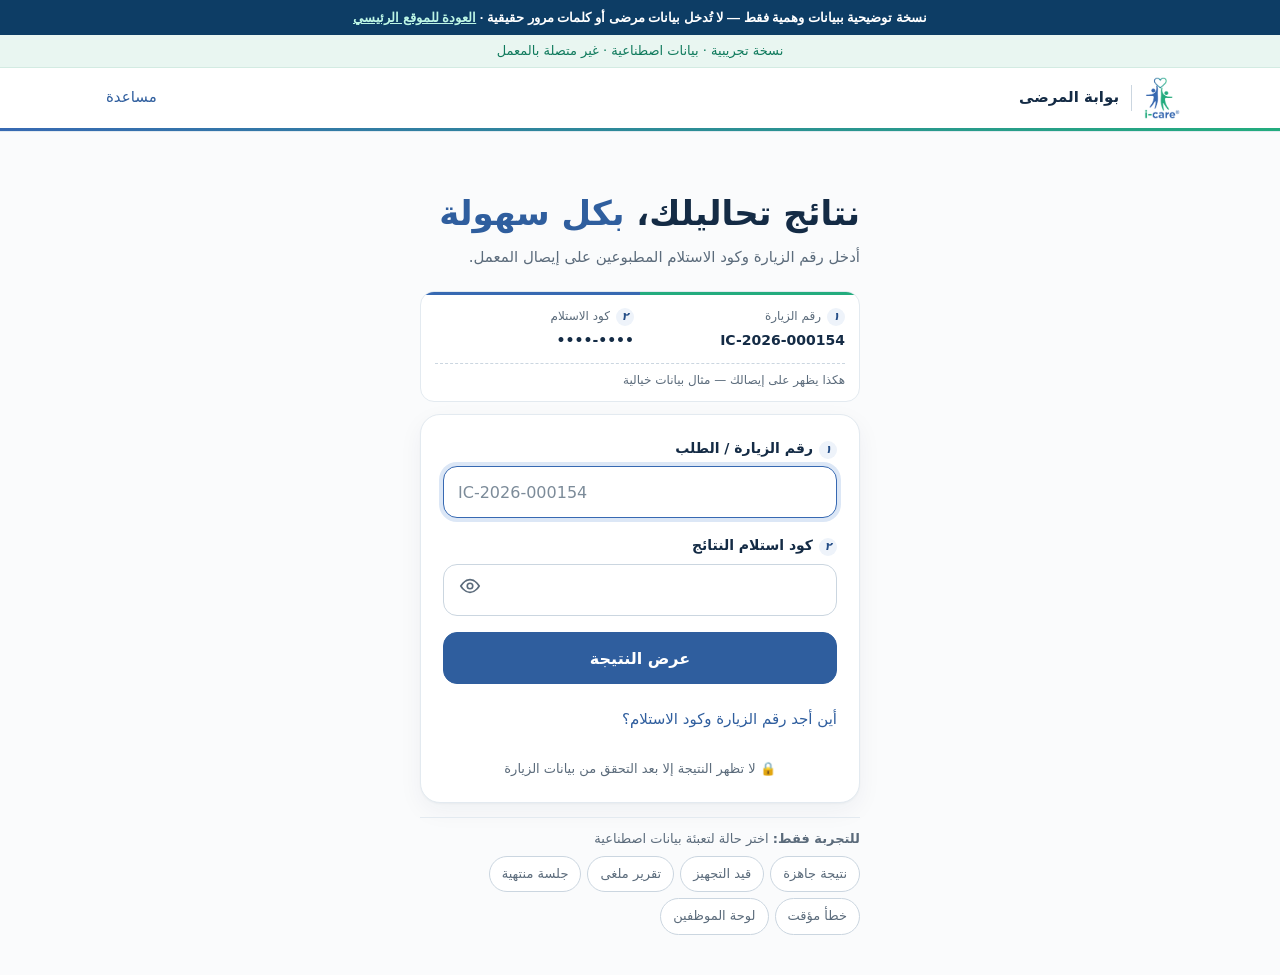
<file: results.html>
<!doctype html><html lang="ar" dir="rtl"><head><meta charset="utf-8"><meta name="viewport" content="width=device-width,initial-scale=1,viewport-fit=cover"><meta name="theme-color" content="#ffffff"><meta name="robots" content="noindex"><title>i-CARE | النتائج التجريبية</title><link rel="icon" href="[data-uri]">
<style>
:root{--navy:#142B45;--blue:#3769B2;--blue-600:#2F5E9E;--blue-700:#264F88;--blue-50:#EEF3FA;--green:#23AC7E;--green-700:#0F7A5C;--green-50:#E9F6F1;--amber-700:#8A5A00;--amber-50:#FFF6E0;--red-700:#B3333F;--red-50:#FDECEE;
--bg:#FAFBFC;--surface:#fff;--text:#142B45;--text-2:#5B6B7B;--border:#E3EAF0;--border-2:#CBD6E0;--disabled:#EDF1F5;--ring:0 0 0 3px #fff,0 0 0 5px var(--blue);
--r-s:10px;--r-m:14px;--r-l:20px;--sh:0 1px 2px rgba(20,43,69,.04),0 8px 24px rgba(20,43,69,.05);--f:"IBM Plex Sans Arabic","Noto Sans Arabic","Segoe UI",Tahoma,system-ui,sans-serif}
*{box-sizing:border-box}html{-webkit-text-size-adjust:100%}body{margin:0;font:400 16px/1.7 var(--f);color:var(--text);background:var(--bg);min-width:320px;padding-bottom:env(safe-area-inset-bottom)}
button,input,select{font:inherit;color:inherit}button{cursor:pointer}[hidden]{display:none!important}
.sr{position:absolute;width:1px;height:1px;overflow:hidden;clip:rect(0 0 0 0)}.ltr{direction:ltr;unicode-bidi:isolate;display:inline-block}
:focus-visible{outline:0;box-shadow:var(--ring)}.field:focus-within{border-color:var(--blue);box-shadow:0 0 0 4px #DCE7F6}.field input:focus-visible{box-shadow:none}
.skip{position:absolute;inset-inline-start:8px;top:-60px;background:var(--navy);color:#fff;padding:10px 14px;border-radius:var(--r-s);z-index:99}.skip:focus{top:8px}
.demo{background:var(--green-50);color:var(--green-700);font-size:13px;text-align:center;padding:5px 12px;border-bottom:1px solid #D3EBE2}
header.top{background:#fff;border-bottom:1px solid var(--border);position:sticky;top:0;z-index:10;padding-top:env(safe-area-inset-top)}
.bar{max-width:1120px;margin:auto;height:60px;padding:0 20px;display:flex;align-items:center;gap:14px}
.brand{display:flex;align-items:center;gap:12px;background:none;border:0;padding:0;border-radius:8px}.brand img{height:42px;width:auto;display:block}
.brand i{width:1px;height:26px;background:var(--border-2)}.brand span{font-size:15px;font-weight:600;color:var(--text)}
.sp{flex:1}.link{background:none;border:0;color:var(--blue-600);font-weight:500;font-size:15px;padding:10px 6px;border-radius:8px;min-height:44px}.link:hover{text-decoration:underline}
main{max-width:1120px;margin:auto;padding:0 20px}
/* patient */
.access{max-width:440px;margin:0 auto;padding:28px 0 40px}.access h1{font-size:27px;line-height:1.5;margin:0 0 6px;font-weight:600}.access p.lead{margin:0 0 20px;color:var(--text-2);font-size:15px}
.card{background:var(--surface);border:1px solid var(--border);border-radius:var(--r-l);box-shadow:var(--sh);padding:22px}
.lbl{display:block;font-size:14px;font-weight:600;margin:0 0 6px}.field{display:flex;align-items:center;border:1px solid var(--border-2);border-radius:var(--r-m);background:#fff;min-height:52px;transition:border-color .15s,box-shadow .15s}
.field input{flex:1;min-width:0;border:0;background:none;outline:0;padding:0 14px;height:50px;font-size:16px;direction:ltr;text-align:left}.field input::placeholder{color:#7C8B99}
.field.err{border-color:var(--red-700)}.field button{border:0;background:none;width:48px;height:48px;color:var(--text-2);border-radius:12px;margin-inline-end:2px}
.hint{font-size:13px;color:var(--text-2);margin:6px 0 0}.msg{font-size:14px;color:var(--red-700);margin:6px 0 0;display:flex;gap:6px}.grp{margin-bottom:16px}
.btn{display:inline-flex;align-items:center;justify-content:center;gap:8px;min-height:52px;padding:0 22px;border-radius:var(--r-m);border:1px solid var(--border-2);background:#fff;font-weight:600;font-size:16px;text-decoration:none;color:var(--navy);transition:background .15s,transform .1s}
.btn:active{transform:scale(.985)}.btn.p{background:var(--blue-600);border-color:var(--blue-600);color:#fff}.btn.p:hover{background:var(--blue-700)}.btn.w{width:100%}.btn.s{min-height:44px;font-size:14px;padding:0 14px}
.btn[disabled]{background:var(--disabled);border-color:var(--disabled);color:#6E7C8A;cursor:not-allowed}.btn.load:before{content:"";width:16px;height:16px;border:2px solid #fff6;border-top-color:#fff;border-radius:50%;animation:sp .7s linear infinite}
@keyframes sp{to{transform:rotate(360deg)}}
details.help{margin-top:14px;font-size:15px}details.help summary{cursor:pointer;color:var(--blue-600);font-weight:500;min-height:44px;display:flex;align-items:center;border-radius:8px;list-style:none}details.help summary::-webkit-details-marker{display:none}
.recpt{border:1px dashed var(--border-2);border-radius:var(--r-m);padding:14px;background:var(--bg);font-size:14px;margin-top:6px}.recpt div{display:flex;justify-content:space-between;gap:10px;padding:4px 0}.recpt small{color:var(--text-2)}
.note{display:flex;gap:8px;align-items:center;justify-content:center;font-size:13px;color:var(--text-2);margin:16px 0 0}
.foot{border-top:1px solid var(--border);padding:18px 20px;text-align:center;font-size:13px;color:var(--text-2)}.foot button{font-size:13px;min-height:44px}
.demobox{margin-top:14px;font-size:13px;color:var(--text-2);border-top:1px solid var(--border);padding-top:10px}.chips{display:flex;flex-wrap:wrap;gap:6px;margin-top:6px}.chip{border:1px solid var(--border-2);background:#fff;border-radius:99px;padding:6px 12px;font-size:13px;min-height:36px}
/* results */
.res{max-width:560px;margin:0 auto;padding:22px 0 40px}.stat{display:flex;gap:14px;align-items:flex-start;border-radius:var(--r-l);padding:18px;border:1px solid}
.stat h1{font-size:22px;margin:0;line-height:1.5;font-weight:600}.stat p{margin:2px 0 0;font-size:15px}.stat .ic{flex:none;width:40px;height:40px;border-radius:50%;display:grid;place-items:center;background:#fff;font-size:20px;font-weight:700}
.ok{background:var(--green-50);border-color:#CFEADF;color:#0B5E47}.wait{background:var(--blue-50);border-color:#D4E1F3;color:#1F4A80}.bad{background:var(--red-50);border-color:#F4CFD3;color:#8E2631}.warn{background:var(--amber-50);border-color:#F1DFB0;color:var(--amber-700)}
dl{margin:0;display:grid;grid-template-columns:1fr 1fr;gap:14px 16px}dt{font-size:13px;color:var(--text-2)}dd{margin:0;font-weight:600;font-size:15px}.res .card{margin-top:14px}
.acts{display:grid;gap:10px;margin-top:16px}.acts.two{grid-template-columns:1fr 1fr}
.badge{display:inline-flex;align-items:center;gap:6px;font-size:13px;font-weight:600;border-radius:99px;padding:3px 10px;white-space:nowrap}.badge:before{content:"";width:7px;height:7px;border-radius:50%;background:currentColor}
.b-up{background:#EEF1F5;color:#47566A}.b-pen{background:var(--amber-50);color:var(--amber-700)}.b-app{background:var(--blue-50);color:#1F4A80}.b-pub{background:var(--green-50);color:var(--green-700)}.b-fail{background:var(--red-50);color:var(--red-700)}.b-rev{background:#F1EAF7;color:#5B3B7E}
/* dialog */
dialog{border:0;border-radius:var(--r-l);padding:0;max-width:min(560px,calc(100% - 24px));width:100%;box-shadow:0 20px 60px rgba(20,43,69,.25);color:var(--text)}dialog::backdrop{background:rgba(20,43,69,.45)}
dialog.full{max-width:min(760px,calc(100% - 16px))}.dh{display:flex;align-items:center;justify-content:space-between;padding:14px 18px;border-bottom:1px solid var(--border)}.dh h2{margin:0;font-size:18px}.db{padding:18px;max-height:70vh;overflow:auto}
.pdfw{background:#E9EEF3;border-radius:var(--r-m);padding:16px;overflow:auto;max-height:60vh}.pg{background:#fff;width:100%;max-width:520px;margin:auto;aspect-ratio:1/1.35;box-shadow:var(--sh);padding:7% 8%;transform-origin:top center;font-size:12px;position:relative;overflow:hidden}
.pg h3{margin:0 0 4px;font-size:15px}.ln{height:7px;background:#E1E8EF;border-radius:4px;margin:10px 0}.wm{position:absolute;inset:0;display:grid;place-items:center;font-size:34px;font-weight:700;color:#14355B14;transform:rotate(-24deg);pointer-events:none;text-align:center}
.tools{display:flex;gap:8px;align-items:center;margin-bottom:10px}.tools span{font-size:14px;min-width:48px;text-align:center}
.toast{position:fixed;inset-inline:16px;bottom:calc(16px + env(safe-area-inset-bottom));max-width:420px;margin:auto;background:var(--navy);color:#fff;border-radius:var(--r-m);padding:12px 16px;font-size:14px;z-index:50}
/* admin */
.adm{display:grid;grid-template-columns:230px minmax(0,1fr);gap:24px;padding:20px 0 90px}nav.side{display:flex;flex-direction:column;gap:2px;position:sticky;top:80px;align-self:start}
nav.side button{display:flex;align-items:center;gap:10px;text-align:start;background:none;border:0;border-radius:var(--r-s);padding:0 12px;min-height:44px;font-size:15px;color:var(--text-2)}nav.side button[aria-current=page]{background:var(--blue-50);color:var(--blue-700);font-weight:600}nav.side button:hover{background:#F1F5F9}
nav.bot{display:none}.kpis{display:grid;grid-template-columns:repeat(4,1fr);gap:12px}.kpi{padding:16px}.kpi b{display:block;font-size:28px;line-height:1.2}.kpi span{font-size:13px;color:var(--text-2)}
h2.t{font-size:20px;margin:0 0 14px}.row{display:flex;gap:10px;flex-wrap:wrap;align-items:center}.sel{border:1px solid var(--border-2);border-radius:var(--r-m);min-height:48px;padding:0 12px;background:#fff;width:100%;font-size:16px}
table{width:100%;border-collapse:collapse;font-size:14px}th{font-size:13px;color:var(--text-2);font-weight:500;text-align:start;padding:10px 12px;border-bottom:1px solid var(--border)}td{padding:12px;border-bottom:1px solid var(--border);vertical-align:middle}tr:last-child td{border:0}
.steps{display:flex;gap:6px;list-style:none;padding:0;margin:0 0 18px;counter-reset:s}.steps li{flex:1;font-size:13px;color:var(--text-2);border-top:3px solid var(--border);padding-top:6px}.steps li.on{border-color:var(--blue);color:var(--text);font-weight:600}.steps li.done{border-color:var(--green)}
.drop{border:1.5px dashed var(--border-2);border-radius:var(--r-m);padding:22px;text-align:center;background:var(--bg)}.chk{display:flex;gap:8px;font-size:14px;padding:3px 0}.chk.y{color:var(--green-700)}.chk.n{color:var(--red-700)}
@media(max-width:820px){.adm{grid-template-columns:1fr;padding-bottom:96px}nav.side{display:none}nav.bot{display:grid;grid-template-columns:repeat(5,1fr);position:fixed;inset-inline:0;bottom:0;background:#fff;border-top:1px solid var(--border);padding:4px 4px calc(4px + env(safe-area-inset-bottom));z-index:12}
nav.bot button{background:none;border:0;min-height:52px;font-size:12px;color:var(--text-2);border-radius:10px}nav.bot button[aria-current=page]{color:var(--blue-700);font-weight:700;background:var(--blue-50)}.kpis{grid-template-columns:1fr 1fr}
table,tbody,tr,td{display:block}thead{display:none}tr{border:1px solid var(--border);border-radius:var(--r-m);padding:10px 12px;margin-bottom:10px;background:#fff}td{border:0;padding:4px 0;display:flex;justify-content:space-between;gap:10px}td:before{content:attr(data-l);color:var(--text-2);font-size:13px}}
.top:after{content:"";display:block;height:3px;background:linear-gradient(90deg,var(--blue),var(--green))}
.access h1 em{font-style:normal;color:var(--blue-600)}
.tk{display:grid;grid-template-columns:1fr 1fr;gap:6px 12px;background:#fff;border:1px solid var(--border);border-radius:var(--r-m);padding:14px 14px 10px;margin-bottom:12px;position:relative;overflow:hidden}
.tk:before{content:"";position:absolute;inset:0 0 auto;height:3px;background:linear-gradient(90deg,var(--blue) 50%,var(--green) 50%)}
.tk small{display:block;color:var(--text-2);font-size:12px}.tk b{font-size:14px}.tk em{grid-column:1/-1;font-style:normal;font-size:12px;color:var(--text-2);border-top:1.5px dashed var(--border-2);padding-top:6px;margin-top:4px}
.n{display:inline-grid;place-items:center;width:18px;height:18px;border-radius:50%;background:var(--blue-50);color:var(--blue-700);font-size:11px;font-weight:700;margin-inline-end:6px}
.tl{display:flex;list-style:none;margin:16px 0 0;padding:0;gap:4px}.tl li{flex:1;font-size:12px;color:var(--text-2);text-align:center;position:relative;padding-top:20px}
.tl li:before{content:"";position:absolute;top:0;inset-inline:0;margin:auto;width:14px;height:14px;border-radius:50%;background:var(--border-2)}.tl li:after{content:"";position:absolute;top:6px;inset-inline-start:50%;width:100%;height:2px;background:var(--border-2);z-index:-1}.tl li:last-child:after{display:none}
.tl li.d{color:var(--green-700)}.tl li.d:before{background:var(--green)}.tl li.d:after{background:var(--green)}.tl li.c{color:var(--blue-700);font-weight:700}.tl li.c:before{background:var(--blue);box-shadow:0 0 0 4px #DCE7F6}
.doc{display:flex;gap:14px;align-items:center}.seal{flex:none;width:52px;height:64px;border-radius:8px;border:1px solid var(--border-2);background:linear-gradient(#fff,#F4F7FA);display:grid;place-items:center;position:relative}.seal:after{content:"✓";position:absolute;bottom:-8px;inset-inline-end:-8px;width:24px;height:24px;border-radius:50%;background:var(--green-700);color:#fff;display:grid;place-items:center;font-size:14px;font-weight:700}.seal b{font-size:11px;color:var(--blue-700)}
.doc h2{font-size:17px;margin:0}.doc p{margin:0;font-size:13px;color:var(--text-2)}
.kpi{border-top:3px solid var(--blue)}.kpi:nth-child(1){border-top-color:var(--green)}.kpi:nth-child(3){border-top-color:var(--red-700)}.kpi:nth-child(4){border-top-color:#C98A00}
@media(max-height:700px){.tk em,.access p.lead{display:none}.access{padding-top:14px}}
@media(min-width:900px){.access{padding-top:56px}.access h1{font-size:34px}}
@media(max-width:360px){.access h1{font-size:25px}.acts.two{grid-template-columns:1fr}.brand span{font-size:14px}}
@media(prefers-reduced-motion:reduce){*{transition:none!important;animation-duration:.01s!important}}
</style></head><body><div role="status" style="position:relative;z-index:99;background:#0d3d65;color:white;text-align:center;padding:10px 12px;font:bold 13px Tahoma,sans-serif;direction:rtl">نسخة توضيحية ببيانات وهمية فقط — لا تُدخل بيانات مرضى أو كلمات مرور حقيقية · <a href="./" style="color:#bdf6e5;text-decoration:underline">العودة للموقع الرئيسي</a></div>
<a class="skip" href="#main">انتقل إلى المحتوى</a>
<div class="demo" role="note">نسخة تجريبية · بيانات اصطناعية · غير متصلة بالمعمل</div>
<header class="top"><div class="bar"><button class="brand" id="home" aria-label="i-CARE بوابة المرضى — الرئيسية"><img src="[data-uri]" alt="i-care" width="36" height="42"><i aria-hidden="true"></i><span>بوابة المرضى</span></button><span class="sp"></span><button class="link" id="hb">مساعدة</button><button class="link" id="lo" hidden>خروج</button></div></header>
<main id="main" tabindex="-1"></main>
<dialog id="dlg" aria-labelledby="dt"></dialog><div class="toast" id="toast" role="status" hidden></div>
<script>
const $=(s,r=document)=>r.querySelector(s),main=$('#main'),dlg=$('#dlg');
const DEMO={'IC-DEMO-1001':{c:'DEMO-A-2026!',s:'ready',n:'مريض تجريبي (أ)',d:'2026-10-27',b:'فرع تجريبي — المقر الرئيسي'},'IC-DEMO-2002':{c:'DEMO-B-2026!',s:'pending',n:'مريض تجريبي (ب)',d:'2026-10-29',b:'فرع تجريبي — المقر الرئيسي'},'IC-DEMO-3003':{c:'DEMO-C-2026!',s:'revoked',n:'مريض تجريبي (ج)',d:'2026-10-20',b:'فرع تجريبي — المقر الرئيسي'}};
let sess=null,tries=0,tab='home',step=1,up={visit:'',file:null};
const toast=m=>{const t=$('#toast');t.textContent=m;t.hidden=false;clearTimeout(toast.t);toast.t=setTimeout(()=>t.hidden=true,3500)};
const norm=s=>s.replace(/[\u0660-\u0669]/g,d=>d.charCodeAt(0)-1632).replace(/\s+/g,'').toUpperCase();
function setHeader(){$('#lo').hidden=!sess;$('#hb').hidden=!!sess&&0}
/* ---------- patient login ---------- */
function login(){setHeader();document.title='i-CARE | بوابة المرضى';main.innerHTML=`<section class="access"><h1>نتائج تحاليلك، <em>بكل سهولة</em></h1><p class="lead">أدخل رقم الزيارة وكود الاستلام المطبوعين على إيصال المعمل.</p>
<div class="tk" aria-hidden="true"><div><small><i class="n">١</i>رقم الزيارة</small><b class="ltr">IC-2026-000154</b></div><div><small><i class="n">٢</i>كود الاستلام</small><b class="ltr">••••-••••</b></div><em>هكذا يظهر على إيصالك — مثال بيانات خيالية</em></div><form class="card" id="f" novalidate><div class="grp"><label class="lbl" for="v"><i class="n" aria-hidden="true">١</i>رقم الزيارة / الطلب</label><div class="field" id="fv"><input id="v" inputmode="text" autocapitalize="characters" autocomplete="off" spellcheck="false" enterkeyhint="next" placeholder="IC-2026-000154" aria-describedby="ev"></div><p class="msg" id="ev" hidden></p></div>
<div class="grp"><label class="lbl" for="c"><i class="n" aria-hidden="true">٢</i>كود استلام النتائج</label><div class="field" id="fc"><input id="c" type="password" autocomplete="off" spellcheck="false" enterkeyhint="go" aria-describedby="ec"><button type="button" id="eye" aria-pressed="false" aria-label="إظهار الكود"><svg width="22" height="22" viewBox="0 0 24 24" fill="none" stroke="currentColor" stroke-width="1.8" aria-hidden="true"><path d="M2 12s4-7 10-7 10 7 10 7-4 7-10 7S2 12 2 12z"/><circle cx="12" cy="12" r="3"/></svg></button></div><p class="msg" id="ec" hidden></p></div>
<p class="msg" id="eg" role="alert" hidden></p><button class="btn p w" id="go" type="submit">عرض النتيجة</button>
<details class="help"><summary>أين أجد رقم الزيارة وكود الاستلام؟</summary><div class="recpt" aria-label="مثال توضيحي بيانات خيالية"><small>مثال توضيحي — بيانات خيالية</small><div><span>رقم الزيارة</span><b class="ltr">IC-2026-000154</b></div><div><span>كود الاستلام</span><b class="ltr">XXXX-XXXX</b></div><small>تجده أسفل الإيصال. إن فقدته، تواصل مع الفرع.</small></div></details>
<p class="note">🔒 لا تظهر النتيجة إلا بعد التحقق من بيانات الزيارة</p></form>
<div class="demobox"><b>للتجربة فقط:</b> اختر حالة لتعبئة بيانات اصطناعية<div class="chips"><button class="chip" data-d="IC-DEMO-1001">نتيجة جاهزة</button><button class="chip" data-d="IC-DEMO-2002">قيد التجهيز</button><button class="chip" data-d="IC-DEMO-3003">تقرير ملغى</button><button class="chip" data-x="expired">جلسة منتهية</button><button class="chip" data-x="error">خطأ مؤقت</button><button class="chip" id="adm">لوحة الموظفين</button></div></div></section>`;
const v=$('#v'),c=$('#c');
const err=(id,box,t)=>{const e=$('#'+id);e.hidden=!t;e.textContent=t||'';$('#'+box).classList.toggle('err',!!t)};
v.addEventListener('paste',e=>{e.preventDefault();v.value=norm((e.clipboardData.getData('text')||''));});
v.addEventListener('keydown',e=>{if(e.key==='Enter'){e.preventDefault();c.focus()}});
$('#eye').onclick=e=>{const s=c.type==='password';c.type=s?'text':'password';e.currentTarget.setAttribute('aria-pressed',s);e.currentTarget.setAttribute('aria-label',s?'إخفاء الكود':'إظهار الكود')};
document.querySelectorAll('[data-d]').forEach(b=>b.onclick=()=>{v.value=b.dataset.d;c.value=DEMO[b.dataset.d].c;c.focus()});
document.querySelectorAll('[data-x]').forEach(b=>b.onclick=()=>result(b.dataset.x));
$('#adm').onclick=()=>{tab='home';admin()};
$('#f').onsubmit=async e=>{e.preventDefault();const id=norm(v.value),code=c.value.trim();let bad=0;
 err('ev','fv',!id?'أدخل رقم الزيارة.':!/^IC-[A-Z0-9-]{4,}$/.test(id)?'الصيغة غير صحيحة. مثال: IC-2026-000154':'');err('ec','fc',!code?'أدخل كود الاستلام.':'');
 if(!id||!code||!/^IC-[A-Z0-9-]{4,}$/.test(id)){(!id||!/^IC-/.test(id)?v:c).focus();return}
 const g=$('#go'),eg=$('#eg');eg.hidden=true;if(g.disabled)return;g.disabled=true;g.classList.add('load');g.setAttribute('aria-busy','true');g.textContent='جارٍ التحقق…';
 await new Promise(r=>setTimeout(r,800));const d=DEMO[id];g.disabled=false;g.classList.remove('load');g.removeAttribute('aria-busy');g.textContent='عرض النتيجة';
 if(tries>=5){eg.hidden=false;eg.textContent='تعذّر الدخول مؤقتًا. حاول لاحقًا أو تواصل مع الفرع.';return}
 if(d&&d.c===code){tries=0;sess={id,...d};result(d.s)}else{tries++;eg.hidden=false;eg.textContent='تعذّر التحقق من البيانات. راجع الإيصال وحاول مرة أخرى.';eg.focus&&0}};
v.focus({preventScroll:true})}
/* ---------- results ---------- */
function result(st){setHeader();const s=sess||{id:'IC-DEMO-1001',n:'مريض تجريبي (أ)',d:'2026-10-27',b:'فرع تجريبي — المقر الرئيسي'};if(st!=='expired'&&st!=='error')sess=sess||s;setHeader();
const M={ready:['ok','✓','نتيجتك جاهزة','تقريرك معتمد ويمكنك تحميله الآن.'],pending:['wait','…','نتيجتك قيد التجهيز','لم يكتمل اعتماد التقرير بعد. سنعرضه هنا فور اعتماده.'],revoked:['warn','!','التقرير غير متاح حاليًا','تم إيقاف عرض هذا التقرير. تواصل مع الفرع للاستفسار.'],expired:['warn','⏱','انتهت جلسة الدخول','لحمايتك، أنهينا الجلسة تلقائيًا. أدخل بياناتك مرة أخرى.'],error:['bad','!','تعذّر الاتصال بالخدمة','حدث خطأ مؤقت. لا تقلق، بياناتك لم تتأثر. حاول بعد قليل.']}[st];
document.title='i-CARE | '+M[2];
let h=`<section class="res"><div class="stat ${M[0]}" role="status"><div class="ic" aria-hidden="true">${M[1]}</div><div><h1 tabindex="-1" id="h1">${M[2]}</h1><p>${M[3]}</p></div></div>`;
if(st==='ready'||st==='pending'){const k=st==='ready'?4:2;h+=`<ol class="tl card" aria-label="مراحل التقرير" style="display:flex;padding:16px 12px 12px">${['تسجيل الزيارة','بانتظار الاعتماد','اعتُمد التقرير','متاح للتحميل'].map((x,i)=>`<li class="${st==='ready'||i<1?'d':i===1?'c':''}" ${i===(st==='ready'?3:1)?'aria-current="step"':''}>${x}</li>`).join('')}</ol>`}
if(st==='ready')h+=`<div class="card doc"><div class="seal" aria-hidden="true"><b>PDF</b></div><div><h2>تقرير النتائج المعتمد</h2><p>نسخة أصلية غير معدّلة · إصدار 2 · عرض تجريبي</p></div></div>`;
if(['ready','pending','revoked'].includes(st))h+=`<div class="card"><dl><div><dt>اسم المريض</dt><dd>${s.n}</dd></div><div><dt>رقم الزيارة</dt><dd class="ltr">${s.id}</dd></div><div><dt>تاريخ الزيارة</dt><dd class="ltr">${s.d}</dd></div><div><dt>الفرع</dt><dd>${s.b}</dd></div></dl></div>`;
h+=`<div class="acts ${st==='ready'?'two':''}">`;
if(st==='ready')h+=`<button class="btn p" id="dl" style="grid-column:1/-1">تحميل التقرير PDF</button><button class="btn" id="pv">معاينة التقرير</button><button class="btn" id="out">إنهاء الجلسة</button>`;
else if(st==='pending')h+=`<button class="btn p" id="rf">تحديث الحالة</button><button class="btn" id="out">إنهاء الجلسة</button>`;
else if(st==='error')h+=`<button class="btn p" id="rt">إعادة المحاولة</button>`;
else if(st==='expired')h+=`<button class="btn p" id="out">تسجيل الدخول مرة أخرى</button>`;
else h+=`<button class="btn" id="hp">كيف أتواصل مع الفرع؟</button><button class="btn" id="out">إنهاء الجلسة</button>`;
h+=`</div>`;if(st==='ready')h+=`<p class="note">هذه نسخة PDF تجريبية خالية من أي نتائج طبية.</p>`;main.innerHTML=h+'</section>';if(st==='expired')sess=null,setHeader();
$('#h1').focus({preventScroll:true});
const on=(i,f)=>{const e=$('#'+i);if(e)e.onclick=f};on('out',()=>{sess=null;login()});on('rt',()=>result('ready'));on('rf',()=>{toast('لا تزال النتيجة قيد التجهيز.')});on('hp',help);on('pv',preview);
on('dl',async()=>{const b=$('#dl');b.disabled=true;b.textContent='جارٍ التحميل…';await new Promise(r=>setTimeout(r,600));
 const pdf='%PDF-1.4\n1 0 obj<</Type/Catalog/Pages 2 0 R>>endobj\n2 0 obj<</Type/Pages/Kids[3 0 R]/Count 1>>endobj\n3 0 obj<</Type/Page/Parent 2 0 R/MediaBox[0 0 300 120]/Contents 4 0 R/Resources<</Font<</F1 5 0 R>>>>>>endobj\n4 0 obj<</Length 52>>stream\nBT /F1 14 Tf 20 60 Td (SYNTHETIC DEMO REPORT) Tj ET\nendstream endobj\n5 0 obj<</Type/Font/Subtype/Type1/BaseFont/Helvetica>>endobj\ntrailer<</Root 1 0 R/Size 6>>\n%%EOF';
 const a=document.createElement('a');a.href=URL.createObjectURL(new Blob([pdf],{type:'application/pdf'}));a.download='iCARE-demo-report.pdf';a.click();b.disabled=false;b.textContent='تحميل التقرير PDF';toast('تم تنزيل ملف تجريبي.')})}
/* ---------- dialogs ---------- */
function open(html,full){dlg.className=full?'full':'';dlg.innerHTML=html;dlg.showModal();dlg.querySelectorAll('[data-close]').forEach(b=>b.onclick=()=>dlg.close())}
function help(){open(`<div class="dh"><h2 id="dt">مساعدة</h2><button class="btn s" data-close>إغلاق</button></div><div class="db"><p><b>أين أجد بيانات الدخول؟</b><br>رقم الزيارة وكود الاستلام مطبوعان على إيصال المعمل.</p><p><b>فقدت الإيصال؟</b><br>تواصل مع الفرع الذي أجريت فيه التحاليل برقمك الشخصي.</p><p class="hint">لا تشارك الكود مع أحد. لا يطلب المعمل الكود عبر الرسائل.</p></div>`)}
let z=1;function preview(){z=1;open(`<div class="dh"><h2 id="dt">معاينة التقرير</h2><button class="btn s" data-close>إغلاق</button></div><div class="db"><div class="tools" role="group" aria-label="أدوات العرض"><button class="btn s" id="zo" aria-label="تصغير">−</button><span id="zv" aria-live="polite">100%</span><button class="btn s" id="zi" aria-label="تكبير">+</button></div><div class="pdfw" tabindex="0" aria-label="معاينة التقرير التجريبي"><div class="pg" id="pg"><h3>تقرير تجريبي</h3><small>بيانات اصطناعية — ليس تقريرًا طبيًا</small><div class="ln" style="width:80%"></div><div class="ln"></div><div class="ln" style="width:65%"></div><div class="ln" style="width:90%"></div><div class="wm">SYNTHETIC<br>DEMO</div></div></div></div>`,1);
const u=d=>{z=Math.min(2,Math.max(.6,z+d));$('#pg').style.transform=`scale(${z})`;$('#pg').style.marginBottom=(z-1)*60+'%';$('#zv').textContent=Math.round(z*100)+'%'};$('#zi').onclick=()=>u(.2);$('#zo').onclick=()=>u(-.2)}
/* ---------- admin ---------- */
const ST={up:['b-up','مرفوع'],pen:['b-pen','بانتظار المراجعة'],app:['b-app','معتمد'],pub:['b-pub','منشور'],fail:['b-fail','فشل'],rev:['b-rev','ملغى']};
const bg=k=>`<span class="badge ${ST[k][0]}">${ST[k][1]}</span>`;
const V=[['IC-DEMO-1001','pub','v2','قبل ساعة'],['IC-DEMO-2002','pen','v1','قبل 20 د'],['IC-DEMO-4004','app','v1','قبل 5 د'],['IC-DEMO-5005','fail','—','قبل 12 د'],['IC-DEMO-3003','rev','v1','أمس'],['IC-DEMO-6006','up','v1','الآن']];
const tbl=r=>`<table><thead><tr><th>الزيارة</th><th>الحالة</th><th>الإصدار</th><th>آخر تحديث</th></tr></thead><tbody>${r.map(x=>`<tr><td data-l="الزيارة"><b class="ltr">${x[0]}</b></td><td data-l="الحالة">${bg(x[1])}</td><td data-l="الإصدار">${x[2]}</td><td data-l="آخر تحديث">${x[3]}</td></tr>`).join('')}</tbody></table>`;
const TABS=[['home','الرئيسية'],['rep','التقارير'],['up','الرفع اليدوي'],['sync','المزامنة'],['rev','مراجعة التقارير'],['log','سجل العمليات'],['usr','المستخدمون والصلاحيات'],['set','الإعدادات']];
ST.rej=['b-fail','مرفوض'];let cor={visit:'',step:1,file:null,reason:'',ref:'',ok:false};
const LG=[['10:42','مراجع (تجريبي)','اعتماد','IC-DEMO-4004'],['10:15','موظف رفع (تجريبي)','رفع يدوي','IC-DEMO-6006'],['09:58','النظام','فشل مزامنة','IC-DEMO-5005'],['أمس','مسؤول (تجريبي)','إلغاء نشر','IC-DEMO-3003']];
const addLog=(a,v)=>LG.unshift(['الآن','مستخدم تجريبي',a,v]);
const T=(h,r)=>`<table><thead><tr>${h.map(x=>`<th>${x}</th>`).join('')}</tr></thead><tbody>${r.map(c=>`<tr>${c.map((x,i)=>`<td data-l="${h[i]}">${x}</td>`).join('')}</tr>`).join('')}</tbody></table>`;
const RS=['خطأ في بيانات التقرير','إعادة اعتماد طبي','تحديث تنسيق الملف'];
function admin(){setHeader();$('#lo').hidden=false;$('#lo').onclick=()=>{sess=null;login()};document.title='i-CARE Portal Admin';
const nav=cl=>`<nav class="${cl}" aria-label="التنقل الإداري">${TABS.slice(0,cl==='bot'?4:99).map(t=>`<button data-t="${t[0]}" ${t[0]===tab||(tab==='corr'&&t[0]==='rep')?'aria-current="page"':''}>${t[1]}</button>`).join('')}${cl==='bot'?'<button id="more" aria-haspopup="dialog">المزيد</button>':''}</nav>`;
let b='';
if(tab==='home')b=`<h2 class="t">لوحة المتابعة</h2><div class="kpis"><div class="card kpi"><b>128</b><span>منشورة</span></div><div class="card kpi"><b>7</b><span>قيد المراجعة</span></div><div class="card kpi"><b style="color:var(--red-700)">2</b><span>فشل مزامنة</span></div><div class="card kpi"><b>3</b><span>رفع يدوي معلّق</span></div></div><div class="card" style="margin-top:14px"><label class="lbl" for="q">بحث برقم الزيارة</label><input class="sel" id="q" dir="ltr" placeholder="IC-DEMO-…"></div><div class="card" style="margin-top:14px"><h3 style="margin:0 0 8px;font-size:16px">آخر النشاط</h3><div id="tb">${tbl(V)}</div></div>`;
if(tab==='rep')b=`<h2 class="t">التقارير</h2><div class="card">${T(['الزيارة','الحالة','الإصدار','إجراء'],V.map(x=>[`<b class="ltr">${x[0]}</b>`,bg(x[1]),x[2],x[1]==='pub'?`<button class="btn s" data-cor="${x[0]}">تصحيح</button>`:'—']))}</div><p class="hint">التصحيح متاح للتقارير المنشورة فقط، ويمرّ بمراجعة ثم نشر.</p>`;
if(tab==='sync')b=`<h2 class="t">المزامنة</h2><div class="card"><p style="margin:0"><span class="badge b-pen">غير متصل — المحرك لم يُنفَّذ بعد</span></p><p class="hint">هذه الشاشة نموذج واجهة فقط. لا توجد مزامنة فعلية مع i-CARE NEO.</p></div><div class="card" style="margin-top:14px"><h3 style="margin:0 0 8px;font-size:16px">مهام فاشلة (اصطناعية)</h3>${tbl([['IC-DEMO-5005','fail','محاولة 3/5','تالية: 10 د'],['IC-DEMO-7007','fail','محاولة 5/5','متوقفة']])}<button class="btn s" id="rtry" style="margin-top:8px">إعادة المحاولة</button></div>`;
if(tab==='corr'){const v=V.find(x=>x[0]===cor.visit),S=['الإصدار الحالي','التحقق من البديل','المراجعة','النشر'],nx='v'+((parseInt(v[2].slice(1))||1)+1);
b=`<h2 class="t">تصحيح التقرير <span class="ltr">${v[0]}</span></h2><ol class="steps">${S.map((s,i)=>`<li class="${i+1===cor.step?'on':i+1<cor.step?'done':''}" ${i+1===cor.step?'aria-current="step"':''}>${s}</li>`).join('')}</ol><div class="card">`;
if(cor.step===1)b+=`<dl><div><dt>الإصدار المنشور</dt><dd>${v[2]}</dd></div><div><dt>الحالة</dt><dd>${bg(v[1])}</dd></div><div><dt>بصمة الملف</dt><dd class="ltr">a3f9…c71e (تجريبي)</dd></div><div><dt>آخر تحديث</dt><dd>${v[3]}</dd></div></dl><div class="grp" style="margin-top:16px"><label class="lbl" for="rs">سبب التصحيح</label><select class="sel" id="rs"><option value="">اختر…</option>${RS.map(r=>`<option ${cor.reason===r?'selected':''}>${r}</option>`).join('')}</select></div><div class="acts two"><button class="btn" id="cx">إلغاء</button><button class="btn p" id="c1">التالي</button></div>`;
if(cor.step===2){const f=cor.file,oT=f&&f.type==='application/pdf',oS=f&&f.size<10e6,oR=cor.ref.length>=6;b+=`<div class="drop"><label class="lbl" for="cf">ملف PDF البديل</label><input type="file" id="cf" accept="application/pdf"></div>${f?`<div class="chk ${oT?'y':'n'}">${oT?'✓':'✕'} النوع PDF</div><div class="chk ${oS?'y':'n'}">${oS?'✓':'✕'} الحجم أقل من 10MB</div>`:''}<div class="grp" style="margin-top:14px"><label class="lbl" for="cr">مرجع الاعتماد الطبي</label><div class="field"><input id="cr" value="${cor.ref}" autocomplete="off"></div><p class="hint">نموذج تجريبي: في الإنتاج يُتحقق من الاعتماد من i-CARE NEO وليس نصًا يدويًا.</p></div><div class="acts two"><button class="btn" id="cb">رجوع</button><button class="btn p" id="c2" ${oT&&oS&&oR?'':'disabled'}>التالي</button></div>`}
if(cor.step===3)b+=`${T(['البند','الحالي','الجديد'],[['الإصدار',v[2],nx],['الملف','—',`<span class="ltr">${cor.file.name}</span>`],['السبب','—',cor.reason],['مرجع الاعتماد','—',`<span class="ltr">${cor.ref}</span>`]])}<div class="acts two"><button class="btn" id="cb">رجوع</button><button class="btn p" id="c3">متابعة للنشر</button></div>`;
if(cor.step===4)b+=`<p>سيصبح <b>${nx}</b> هو الإصدار الذي يراه المريض، ويُحفظ <b>${v[2]}</b> في السجل دون عرضه.</p><label class="chk"><input type="checkbox" id="ck"> أفهم أن هذا الإجراء يغيّر ما يراه المريض</label><div class="acts two"><button class="btn" id="cb">رجوع</button><button class="btn p" id="c4" disabled>نشر الإصدار (تجريبي)</button></div>`;
b+='</div>'}
if(tab==='rev'){const Q=V.filter(x=>['pen','up','app'].includes(x[1]));b=`<h2 class="t">مراجعة التقارير</h2>`+(Q.length?Q.map(x=>`<div class="card" style="margin-bottom:10px"><div class="row"><b class="ltr">${x[0]}</b>${bg(x[1])}<span class="hint" style="margin:0">${x[2]} · ${x[3]}</span></div><div class="acts two">${x[1]==='app'?`<button class="btn p" data-pb="${x[0]}" style="grid-column:1/-1">نشر للمريض</button>`:`<button class="btn p" data-ap="${x[0]}">اعتماد</button><button class="btn" data-rj="${x[0]}">رفض</button>`}</div></div>`).join(''):`<div class="card"><p style="margin:0">لا توجد تقارير بانتظار المراجعة.</p></div>`)}
if(tab==='log')b=`<h2 class="t">سجل العمليات</h2><div class="card"><input class="sel" id="lq" placeholder="بحث بالزيارة أو الإجراء" aria-label="بحث في السجل"><div id="lt" style="margin-top:10px">${T(['الوقت','المستخدم','الإجراء','الزيارة'],LG.map(r=>[r[0],r[1],r[2],`<span class="ltr">${r[3]}</span>`]))}</div></div><p class="hint">سجل تجريبي في الذاكرة. الإنتاج يتطلب سجلًا مقاوِمًا للعبث.</p>`;
if(tab==='usr')b=`<h2 class="t">المستخدمون والصلاحيات</h2><div class="card">${T(['الدور','رفع','مراجعة','نشر','إلغاء','إدارة'],[['موظف رفع','✓','—','—','—','—'],['مراجع','—','✓','—','—','—'],['مسؤول معمل','✓','✓','✓','✓','—'],['مسؤول النظام','—','—','—','—','✓']])}</div><p class="hint">فصل المهام: من يرفع لا يعتمد. عرض فقط في النموذج التجريبي.</p>`;
if(tab==='set')b=`<h2 class="t">الإعدادات</h2><div class="card">${T(['الإعداد','القيمة'],[['مهلة الجلسة','10 دقائق'],['حد محاولات الدخول','5 ثم قفل مؤقت'],['أقصى حجم PDF','10MB'],['عرض الإصدارات القديمة للمريض','لا'],['مشاركة عامة للتقارير','معطّلة دائمًا']])}</div><p class="hint">للقراءة فقط في النموذج التجريبي.</p>`;
if(tab==='up'){const S=['اختيار الزيارة','التحقق من الملف','المراجعة','النشر'];
b=`<h2 class="t">رفع يدوي</h2><ol class="steps">${S.map((s,i)=>`<li class="${i+1===step?'on':i+1<step?'done':''}" ${i+1===step?'aria-current="step"':''}>${s}</li>`).join('')}</ol><div class="card">`;
if(step===1)b+=`<label class="lbl" for="sv">الزيارة</label><select class="sel" id="sv"><option value="">اختر…</option>${V.filter(x=>x[1]!=='rev').map(x=>`<option ${up.visit===x[0]?'selected':''}>${x[0]}</option>`).join('')}</select><div class="acts"><button class="btn p" id="n1">التالي</button></div>`;
if(step===2){const f=up.file,okT=f&&f.type==='application/pdf',okS=f&&f.size<10e6;b+=`<div class="drop"><label class="lbl" for="pf">ملف PDF المعتمد من i-CARE</label><input type="file" id="pf" accept="application/pdf"></div>${f?`<div class="chk ${okT?'y':'n'}">${okT?'✓':'✕'} النوع PDF</div><div class="chk ${okS?'y':'n'}">${okS?'✓':'✕'} الحجم أقل من 10MB</div>`:''}<div class="acts two"><button class="btn" id="b">رجوع</button><button class="btn p" id="n2" ${okT&&okS?'':'disabled'}>التالي</button></div>`}
if(step===3){const v=V.find(x=>x[0]===up.visit),ap=v&&['app','pub'].includes(v[1]);b+=`<dl><div><dt>الزيارة</dt><dd class="ltr">${up.visit}</dd></div><div><dt>الملف</dt><dd class="ltr">${up.file.name}</dd></div><div><dt>حالة الاعتماد</dt><dd>${bg(v[1])}</dd></div></dl>${ap?'':`<p class="msg" role="alert">لا يمكن النشر قبل اعتماد التقرير. سيُرسل للمراجعة فقط.</p>`}<div class="acts two"><button class="btn" id="b">رجوع</button><button class="btn p" id="n3">${ap?'متابعة للنشر':'إرسال للمراجعة'}</button></div>`}
if(step===4){const v=V.find(x=>x[0]===up.visit),ap=['app','pub'].includes(v[1]);b+=`<p>${ap?'سيُنشر الإصدار الجديد ويُحفظ القديم في السجل.':'تم الرفع. التقرير بانتظار المراجعة ولن يظهر للمريض.'}</p><div class="acts"><button class="btn p" id="n4">${ap?'نشر (تجريبي)':'تم'}</button></div>`}
b+='</div>'}
main.innerHTML=`<div class="adm">${nav('side')}<section>${b}</section></div>${nav('bot')}`;
document.querySelectorAll('[data-t]').forEach(x=>x.onclick=()=>{tab=x.dataset.t;admin()});
const on=(i,f)=>{const e=$('#'+i);if(e)e.onclick=f},go=n=>{step=n;admin()};
on('n1',()=>{up.visit=$('#sv').value;up.visit?go(2):toast('اختر زيارة أولًا')});on('b',()=>go(step-1));on('n2',()=>go(3));on('n3',()=>go(4));on('n4',()=>{toast('تم (محاكاة). لم يُرسل أي ملف.');step=1;up={visit:'',file:null};admin()});on('rtry',()=>toast('تمت جدولة إعادة المحاولة (محاكاة).'));
document.querySelectorAll('[data-cor]').forEach(x=>x.onclick=()=>{cor={visit:x.dataset.cor,step:1,file:null,reason:'',ref:'',ok:false};tab='corr';admin()});
const cs=n=>{cor.step=n;admin()};on('cx',()=>{tab='rep';admin()});on('cb',()=>cs(cor.step-1));
on('c1',()=>{cor.reason=$('#rs').value;cor.reason?cs(2):toast('اختر سبب التصحيح')});on('c2',()=>cs(3));on('c3',()=>cs(4));
const cf=$('#cf'),cr=$('#cr');if(cr)cr.oninput=()=>{cor.ref=cr.value.trim();$('#c2').disabled=!(cor.file&&cor.file.type==='application/pdf'&&cor.file.size<10e6&&cor.ref.length>=6)};
if(cf)cf.onchange=()=>{cor.ref=$('#cr').value.trim();cor.file=cf.files[0]||null;admin()};
const ck=$('#ck');if(ck)ck.onchange=()=>{$('#c4').disabled=!ck.checked};
on('c4',()=>{const v=V.find(x=>x[0]===cor.visit);v[2]='v'+((parseInt(v[2].slice(1))||1)+1);v[3]='الآن';addLog('نشر نسخة مصححة',v[0]);toast('تم النشر (محاكاة). لم يُرسل أي ملف.');tab='rep';admin()});
const st=(a,s,l)=>document.querySelectorAll(a).forEach(x=>x.onclick=()=>{const v=V.find(y=>y[0]===x.dataset[a.slice(6,8)]);v[1]=s;v[3]='الآن';addLog(l,v[0]);admin()});
st('[data-ap]','app','اعتماد');st('[data-rj]','rej','رفض');st('[data-pb]','pub','نشر');
const lq=$('#lq');if(lq)lq.oninput=()=>{const k=lq.value.trim().toUpperCase();$('#lt').innerHTML=T(['الوقت','المستخدم','الإجراء','الزيارة'],LG.filter(r=>(r[2]+r[3]).toUpperCase().includes(k)).map(r=>[r[0],r[1],r[2],`<span class="ltr">${r[3]}</span>`]))};
on('more',()=>{open(`<div class="dh"><h2 id="dt">المزيد</h2><button class="btn s" data-close>إغلاق</button></div><div class="db" style="display:grid;gap:8px">${TABS.slice(4).map(x=>`<button class="btn" data-t2="${x[0]}">${x[1]}</button>`).join('')}</div>`);dlg.querySelectorAll('[data-t2]').forEach(x=>x.onclick=()=>{dlg.close();tab=x[ 'dataset'].t2;admin()})});
const pf=$('#pf');if(pf)pf.onchange=()=>{up.file=pf.files[0]||null;admin();};
const q=$('#q');if(q)q.oninput=()=>{const t=q.value.trim().toUpperCase();$('#tb').innerHTML=tbl(V.filter(x=>x[0].includes(t)))}}
$('#home').onclick=()=>sess?result(sess.s):login();$('#hb').onclick=help;
login();
</script></body></html>
</file>
